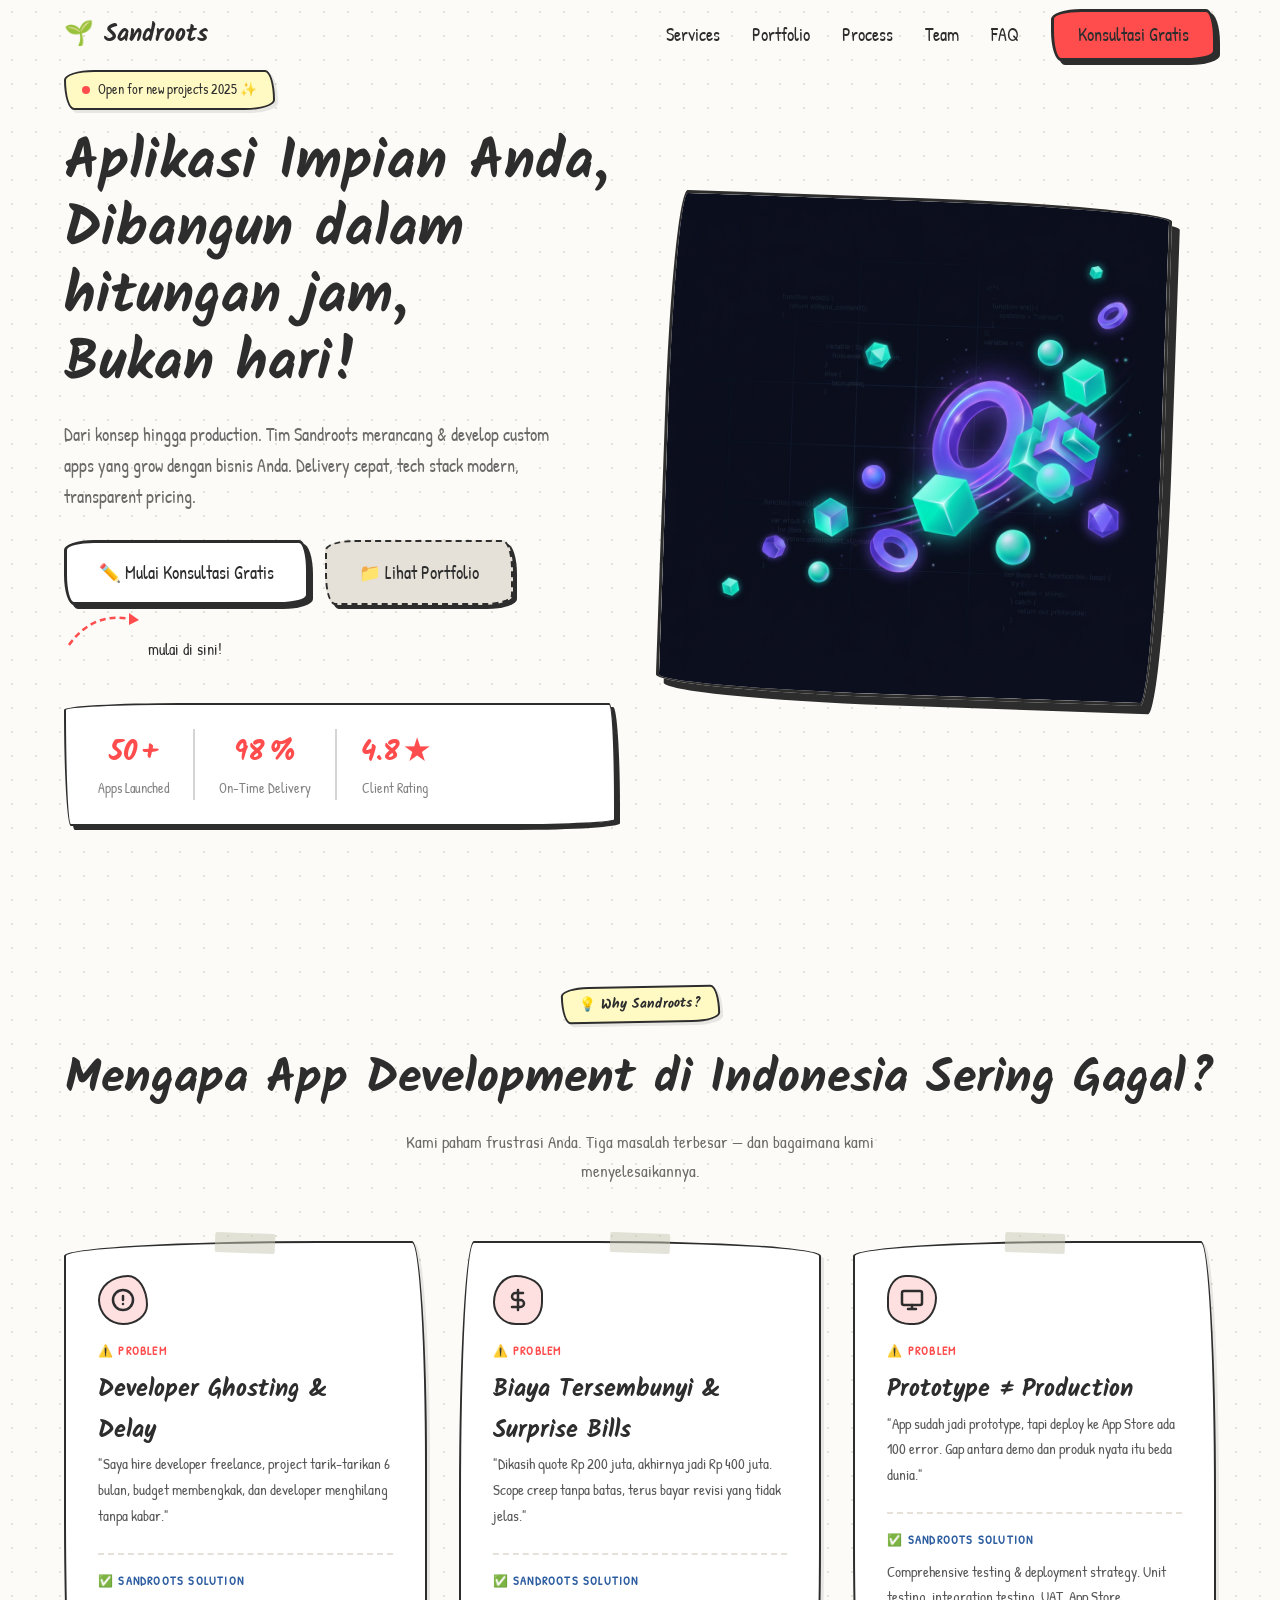
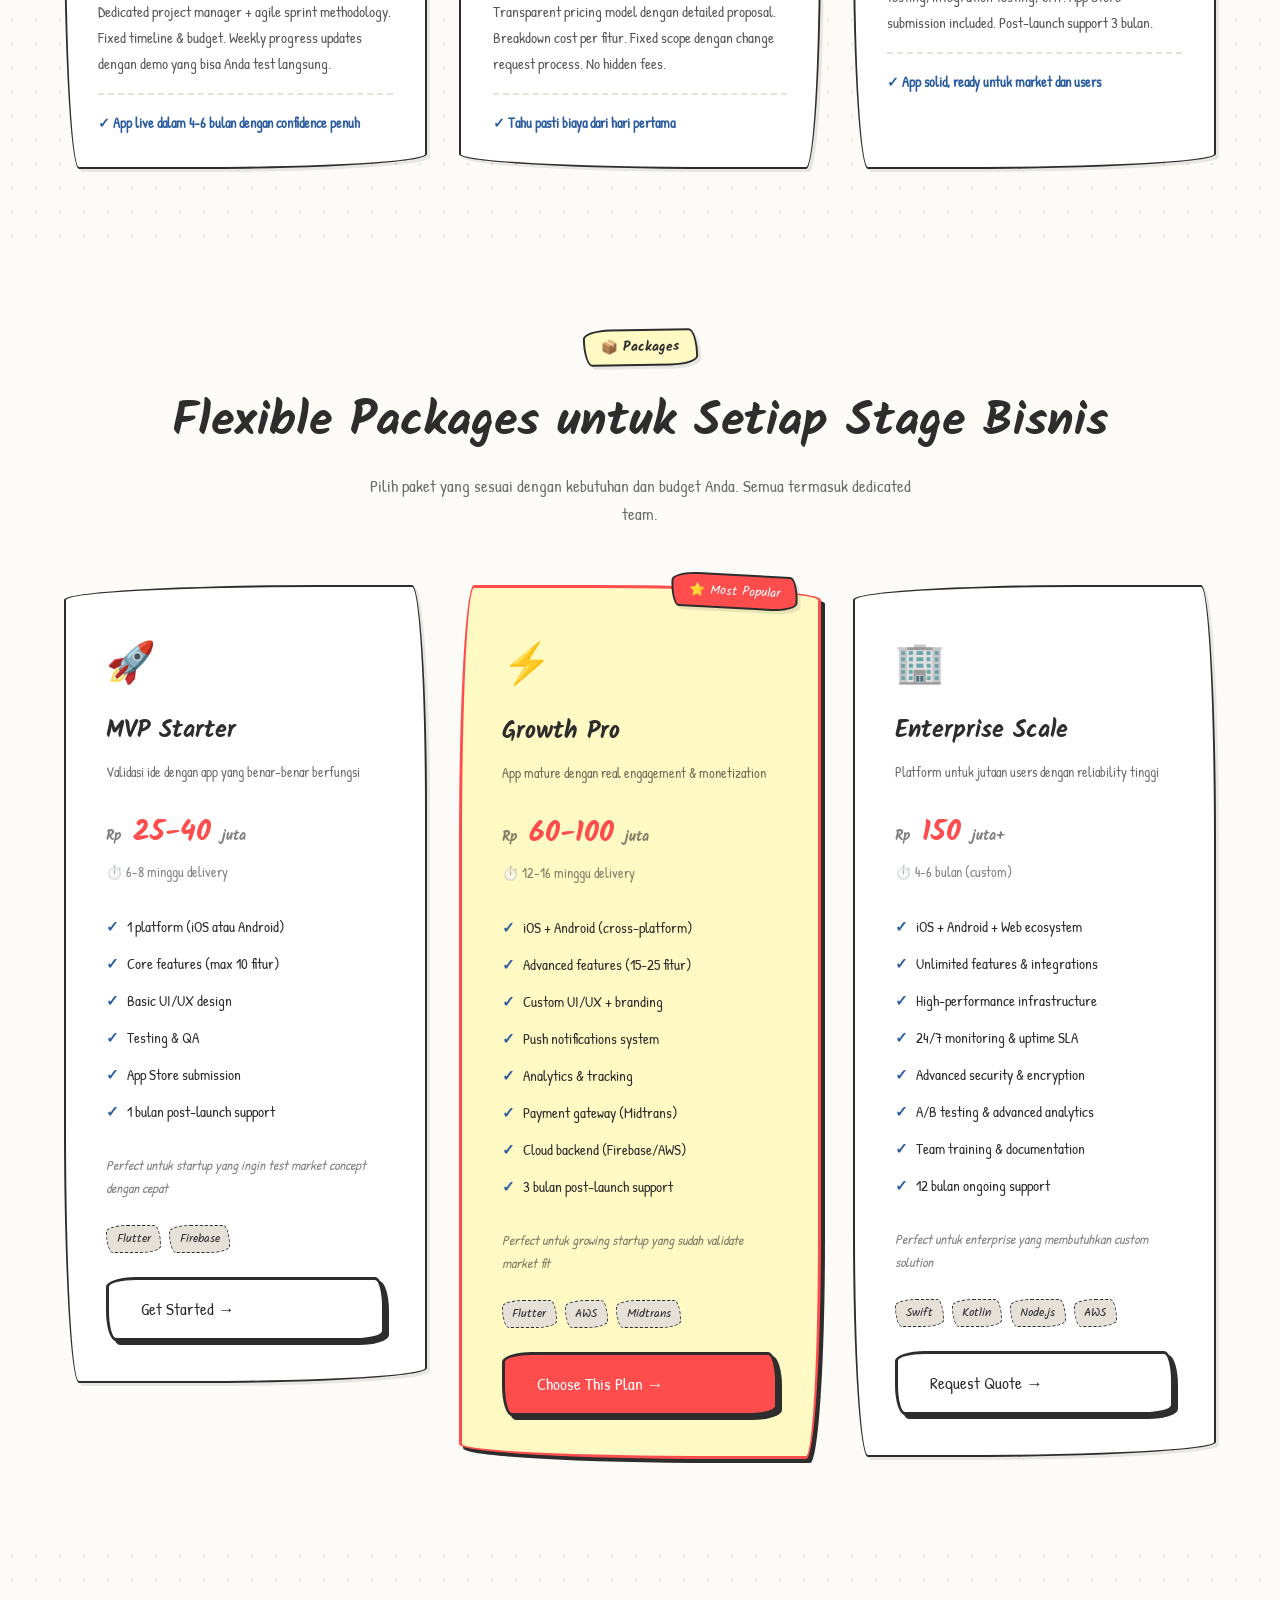
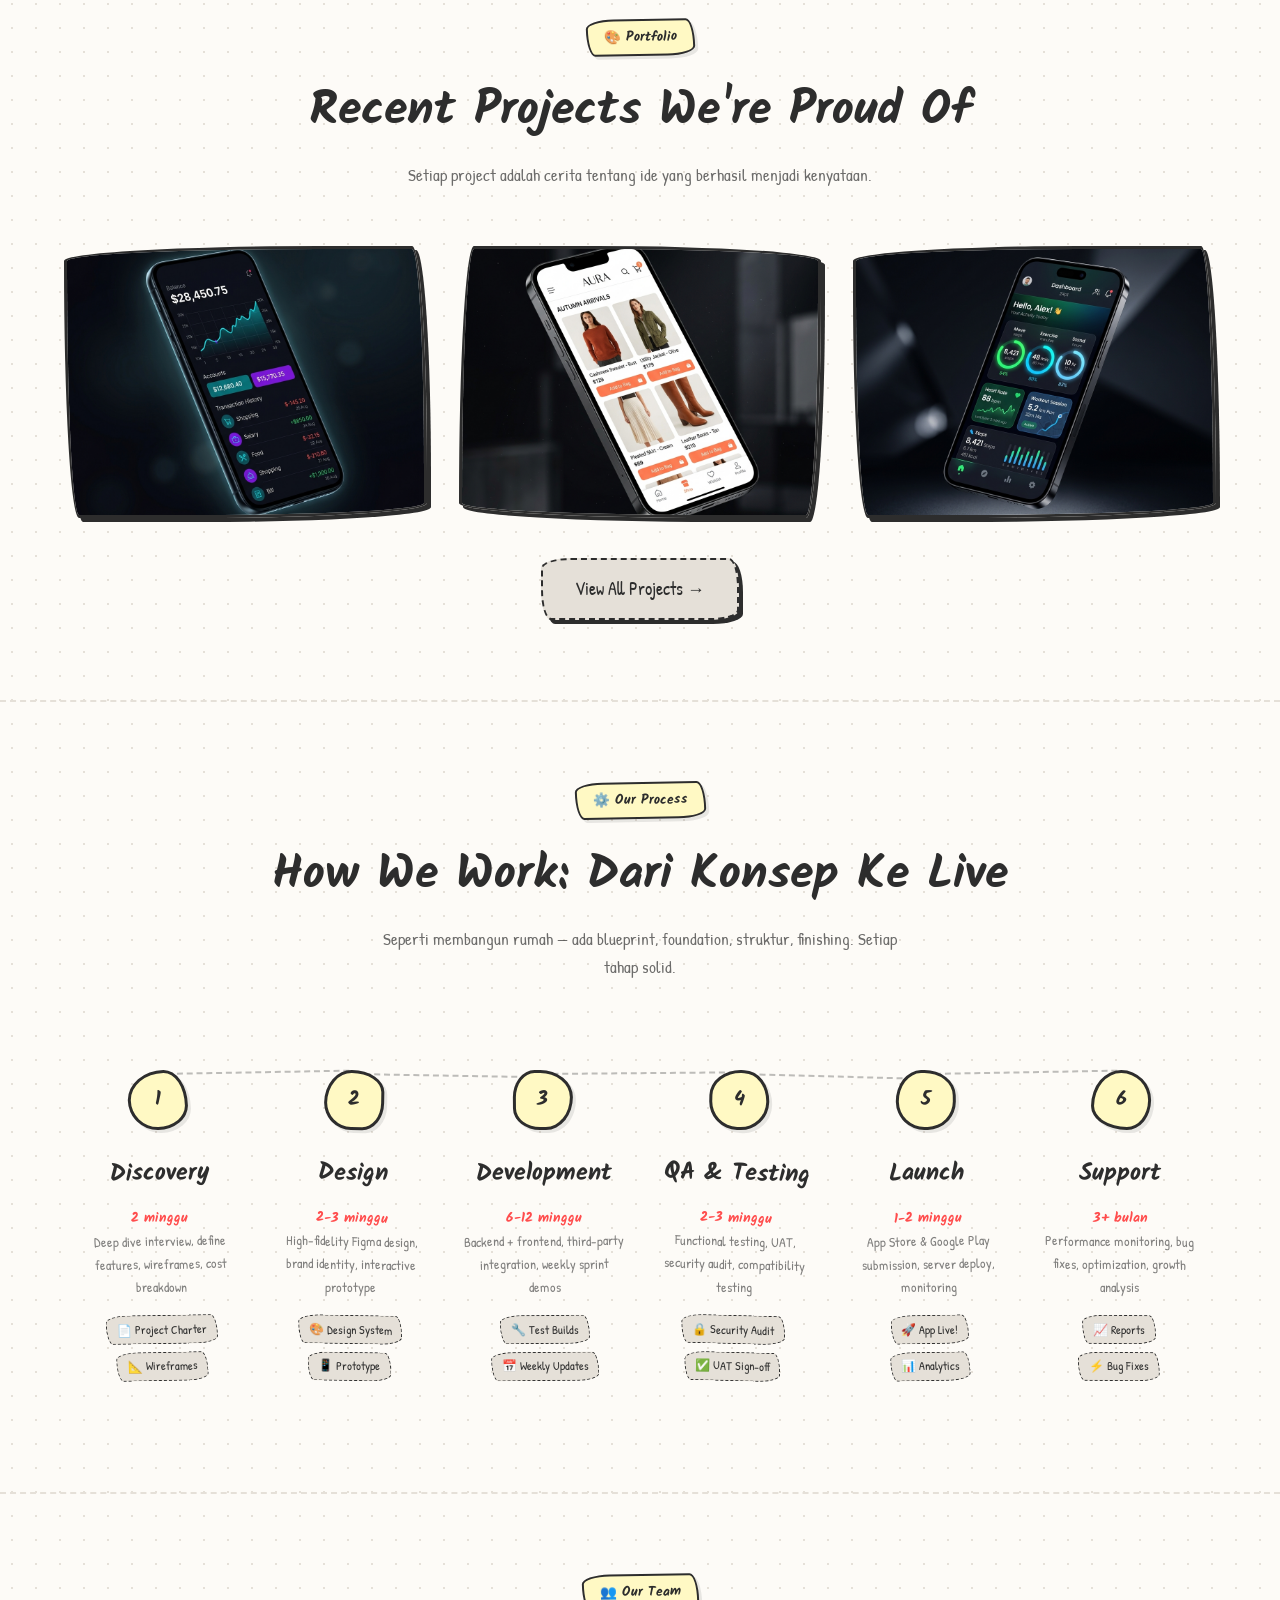
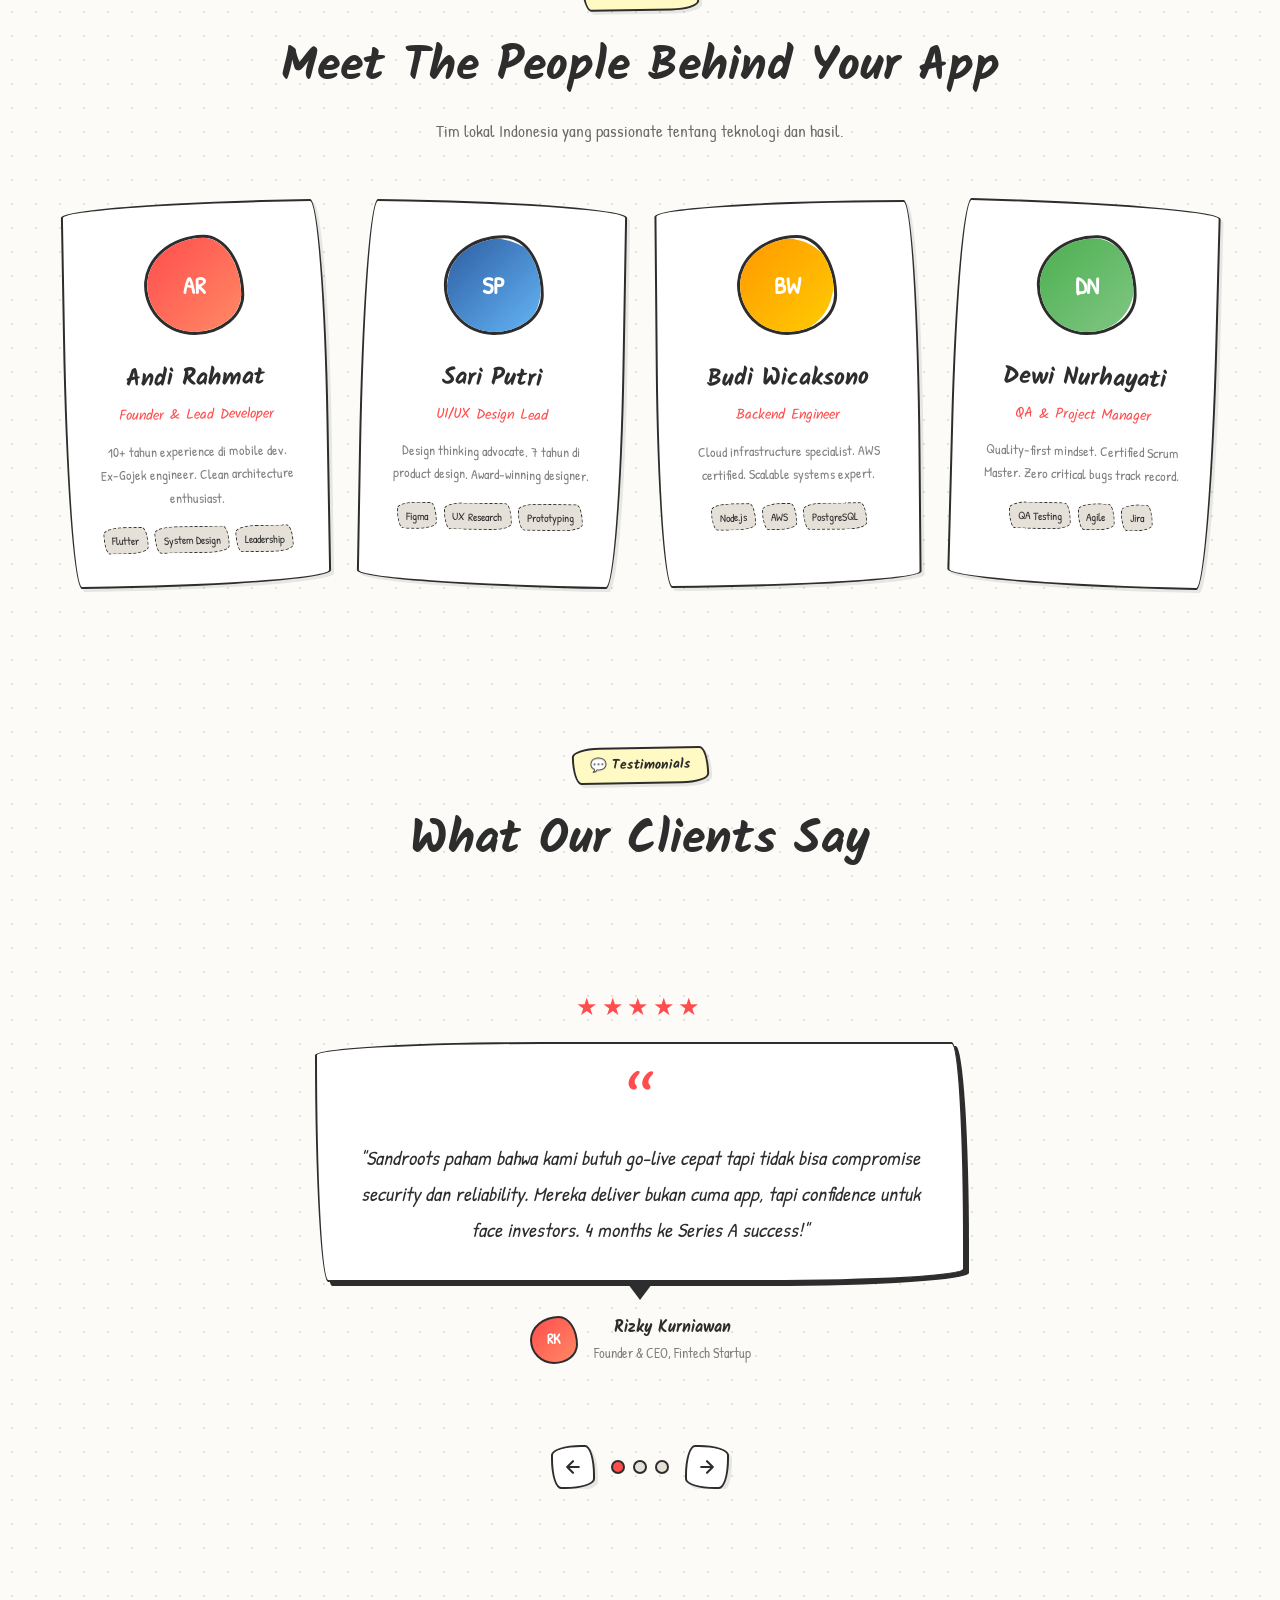
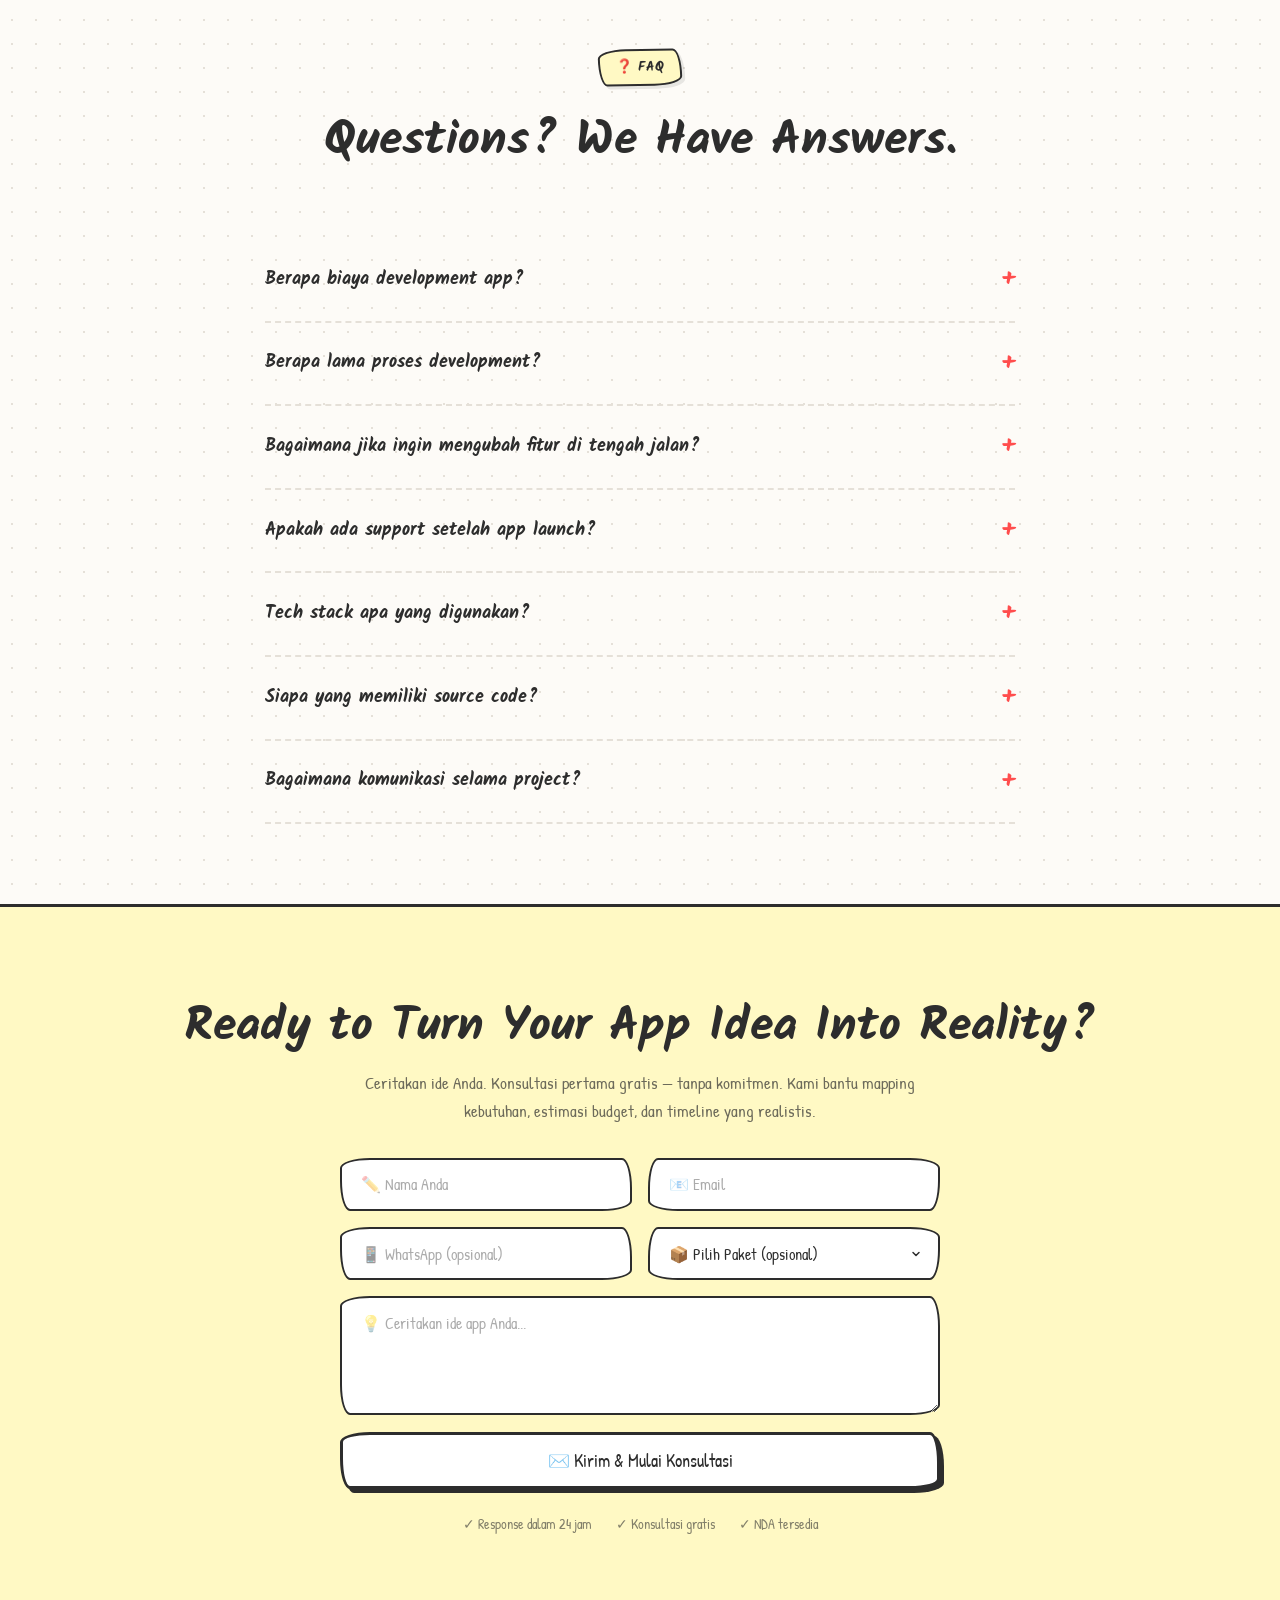
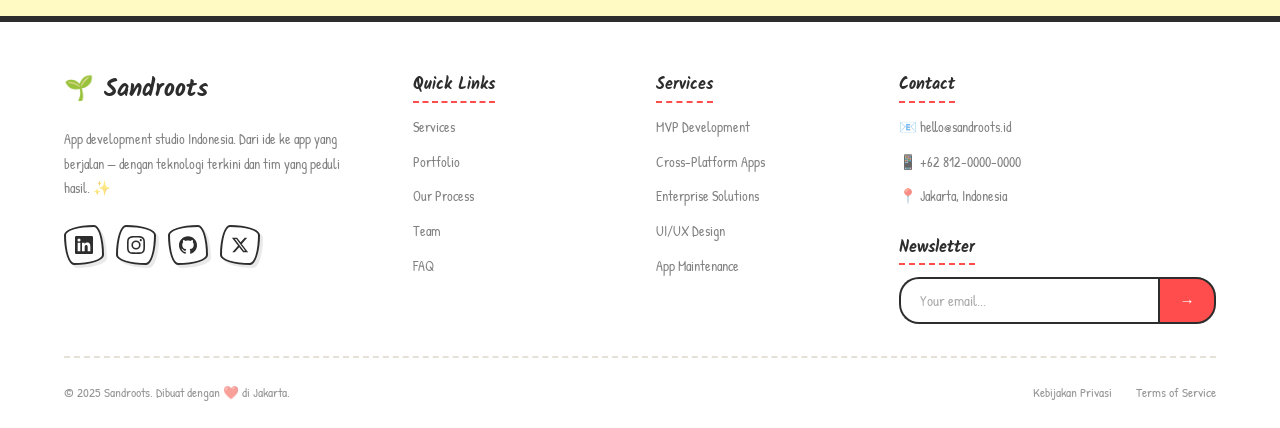
<file: index.html>
<!DOCTYPE html>
<html lang="id">
<head>
    <meta charset="UTF-8">
    <meta name="viewport" content="width=device-width, initial-scale=1.0">
    <title>Sandroots — App Development Studio Indonesia | Custom Mobile Apps</title>
    <meta name="description" content="Sandroots adalah app development studio di Indonesia. Kami membangun custom mobile apps (Flutter, React Native, Native) dari ide ke App Store dalam hitungan bulan, bukan tahun.">
    <meta name="keywords" content="app development Jakarta, mobile app development Indonesia, custom app, Flutter developer, React Native, startup MVP">
    <meta name="author" content="Sandroots">

    <!-- Open Graph -->
    <meta property="og:title" content="Sandroots — App Development Studio Indonesia">
    <meta property="og:description" content="Dari ide ke app yang berjalan. Kami bangun produk digital Anda dengan teknologi terkini dan tim yang peduli hasil.">
    <meta property="og:type" content="website">
    <meta property="og:url" content="https://sandroots.id">
    <meta property="og:image" content="assets/images/hero-illustration.png">

    <!-- Favicon -->
    <link rel="icon" type="image/svg+xml" href="data:image/svg+xml,<svg xmlns='http://www.w3.org/2000/svg' viewBox='0 0 100 100'><text y='.9em' font-size='90'>🌱</text></svg>">

    <!-- Google Fonts: Kalam + Patrick Hand -->
    <link rel="preconnect" href="https://fonts.googleapis.com">
    <link rel="preconnect" href="https://fonts.gstatic.com" crossorigin>
    <link href="https://fonts.googleapis.com/css2?family=Kalam:wght@400;700&family=Patrick+Hand&display=swap" rel="stylesheet">

    <!-- Styles -->
    <link rel="stylesheet" href="css/styles.css">

    <!-- Schema.org JSON-LD -->
    <script type="application/ld+json">
    {
        "@context": "https://schema.org",
        "@type": "Organization",
        "name": "Sandroots",
        "description": "App Development Studio Indonesia - Custom Mobile App Development",
        "url": "https://sandroots.id",
        "contactPoint": {
            "@type": "ContactPoint",
            "telephone": "+62-812-0000-0000",
            "contactType": "sales",
            "areaServed": "ID",
            "availableLanguage": ["Indonesian", "English"]
        },
        "address": {
            "@type": "PostalAddress",
            "addressLocality": "Jakarta",
            "addressCountry": "ID"
        }
    }
    </script>
</head>
<body>

    <!-- ═══════════════════════ NAVIGATION ═══════════════════════ -->
    <nav class="navbar" id="navbar">
        <div class="container nav-container">
            <a href="index.html" class="nav-logo">
                <span class="logo-icon">🌱</span>
                Sandroots
            </a>

            <ul class="nav-links" id="nav-links">
                <li><a href="#services">Services</a></li>
                <li><a href="#portfolio">Portfolio</a></li>
                <li><a href="#process">Process</a></li>
                <li><a href="#team">Team</a></li>
                <li><a href="#faq">FAQ</a></li>
                <li><a href="#cta-final" class="nav-cta">Konsultasi Gratis</a></li>
            </ul>

            <button class="nav-toggle" id="nav-toggle" aria-label="Toggle navigation">
                <span></span>
                <span></span>
                <span></span>
            </button>
        </div>
    </nav>

    <main>
        <!-- ═══════════════════════ HERO SECTION ═══════════════════════ -->
        <section class="hero section-padding" id="hero">
            <div class="container hero-grid">
                <div class="hero-content">
                    <div class="hero-badge reveal">
                        <span class="badge-dot"></span>
                        Open for new projects 2025 ✨
                    </div>

                    <h1 class="hero-title reveal">
                        Aplikasi Impian Anda,<br>
                        Dibangun dalam <span class="highlight-text">hitungan jam</span>,<br>
                        Bukan hari<span class="accent-mark">!</span>
                    </h1>

                    <p class="hero-subtitle reveal">
                        Dari konsep hingga production. Tim Sandroots merancang & develop custom apps yang grow dengan bisnis Anda. Delivery cepat, tech stack modern, transparent pricing.
                    </p>

                    <div class="hero-buttons reveal">
                        <a href="#cta-final" class="btn-primary" id="hero-cta-primary">
                            ✏️ Mulai Konsultasi Gratis
                        </a>
                        <a href="#portfolio" class="btn-secondary" id="hero-cta-secondary">
                            📁 Lihat Portfolio
                        </a>
                    </div>

                    <!-- Hand-drawn arrow pointing to CTA (desktop only) -->
                    <div class="hero-arrow hidden-mobile reveal">
                        <svg width="80" height="50" viewBox="0 0 80 50" fill="none">
                            <path d="M5 40 Q 30 5 70 15" stroke="#ff4d4d" stroke-width="2.5" stroke-dasharray="6 4" fill="none"/>
                            <polygon points="65,8 75,15 65,20" fill="#ff4d4d"/>
                        </svg>
                        <span class="arrow-label">mulai di sini!</span>
                    </div>

                    <div class="hero-stats reveal" style="border-radius: 255px 15px 225px 15px / 15px 225px 15px 255px;">
                        <div class="stat-item">
                            <span class="stat-number" data-target="50">0</span>
                            <span class="stat-suffix">+</span>
                            <span class="stat-label">Apps Launched</span>
                        </div>
                        <div class="stat-divider"></div>
                        <div class="stat-item">
                            <span class="stat-number" data-target="98">0</span>
                            <span class="stat-suffix">%</span>
                            <span class="stat-label">On-Time Delivery</span>
                        </div>
                        <div class="stat-divider"></div>
                        <div class="stat-item">
                            <span class="stat-number" data-target="4.8" data-decimals="1">0</span>
                            <span class="stat-suffix">★</span>
                            <span class="stat-label">Client Rating</span>
                        </div>
                    </div>
                </div>

                <div class="hero-image reveal">
                    <img src="assets/images/hero-illustration.png" alt="Sandroots app development illustration" width="500" height="500" loading="eager" style="border-radius: 15px 255px 15px 225px / 225px 15px 255px 15px;">
                    <!-- Decorative bouncing circle (desktop only) -->
                    <div class="deco-circle hidden-mobile"></div>
                </div>
            </div>
        </section>

        <!-- ═══════════════════════ PROBLEM-SOLUTION ═══════════════════════ -->
        <section class="problems section-padding" id="problems">
            <div class="container">
                <div class="section-header reveal">
                    <span class="section-tag">💡 Why Sandroots?</span>
                    <h2>Mengapa App Development di Indonesia <span class="highlight-text">Sering Gagal?</span></h2>
                    <p class="section-desc">Kami paham frustrasi Anda. Tiga masalah terbesar — dan bagaimana kami menyelesaikannya.</p>
                </div>

                <div class="problems-grid">
                    <!-- Problem 1 -->
                    <div class="problem-card reveal" style="border-radius: 255px 15px 225px 15px / 15px 225px 15px 255px;">
                        <div class="problem-icon problem-icon-danger" style="border-radius: 60% 40% 50% 50% / 50% 60% 40% 50%;">
                            <svg width="24" height="24" viewBox="0 0 24 24" fill="none" stroke="currentColor" stroke-width="2.5" stroke-linecap="round" stroke-linejoin="round"><circle cx="12" cy="12" r="10"/><path d="M12 8v4M12 16h.01"/></svg>
                        </div>
                        <span class="problem-label problem-label-danger">⚠️ Problem</span>
                        <h3>Developer Ghosting & Delay</h3>
                        <p class="problem-text">"Saya hire developer freelance, project tarik-tarikan 6 bulan, budget membengkak, dan developer menghilang tanpa kabar."</p>

                        <div class="problem-solution">
                            <span class="problem-label problem-label-success">✅ Sandroots Solution</span>
                            <p class="problem-text">Dedicated project manager + agile sprint methodology. Fixed timeline & budget. Weekly progress updates dengan demo yang bisa Anda test langsung.</p>
                        </div>

                        <div class="problem-result">
                            ✓ App live dalam 4-6 bulan dengan confidence penuh
                        </div>
                    </div>

                    <!-- Problem 2 -->
                    <div class="problem-card reveal reveal-delay-1" style="border-radius: 15px 225px 15px 255px / 255px 15px 225px 15px;">
                        <div class="problem-icon problem-icon-danger" style="border-radius: 50% 60% 40% 50% / 60% 40% 50% 50%;">
                            <svg width="24" height="24" viewBox="0 0 24 24" fill="none" stroke="currentColor" stroke-width="2.5" stroke-linecap="round" stroke-linejoin="round"><path d="M12 2v20M17 5H9.5a3.5 3.5 0 000 7h5a3.5 3.5 0 010 7H6"/></svg>
                        </div>
                        <span class="problem-label problem-label-danger">⚠️ Problem</span>
                        <h3>Biaya Tersembunyi & Surprise Bills</h3>
                        <p class="problem-text">"Dikasih quote Rp 200 juta, akhirnya jadi Rp 400 juta. Scope creep tanpa batas, terus bayar revisi yang tidak jelas."</p>

                        <div class="problem-solution">
                            <span class="problem-label problem-label-success">✅ Sandroots Solution</span>
                            <p class="problem-text">Transparent pricing model dengan detailed proposal. Breakdown cost per fitur. Fixed scope dengan change request process. No hidden fees.</p>
                        </div>

                        <div class="problem-result">
                            ✓ Tahu pasti biaya dari hari pertama
                        </div>
                    </div>

                    <!-- Problem 3 -->
                    <div class="problem-card reveal reveal-delay-2" style="border-radius: 225px 15px 255px 15px / 15px 255px 15px 225px;">
                        <div class="problem-icon problem-icon-danger" style="border-radius: 40% 60% 50% 50% / 50% 50% 60% 40%;">
                            <svg width="24" height="24" viewBox="0 0 24 24" fill="none" stroke="currentColor" stroke-width="2.5" stroke-linecap="round" stroke-linejoin="round"><rect x="2" y="3" width="20" height="14" rx="2" ry="2"/><path d="M8 21h8M12 17v4"/></svg>
                        </div>
                        <span class="problem-label problem-label-danger">⚠️ Problem</span>
                        <h3>Prototype ≠ Production</h3>
                        <p class="problem-text">"App sudah jadi prototype, tapi deploy ke App Store ada 100 error. Gap antara demo dan produk nyata itu beda dunia."</p>

                        <div class="problem-solution">
                            <span class="problem-label problem-label-success">✅ Sandroots Solution</span>
                            <p class="problem-text">Comprehensive testing & deployment strategy. Unit testing, integration testing, UAT. App Store submission included. Post-launch support 3 bulan.</p>
                        </div>

                        <div class="problem-result">
                            ✓ App solid, ready untuk market dan users
                        </div>
                    </div>
                </div>
            </div>
        </section>

        <!-- ═══════════════════════ SERVICES / PACKAGES ═══════════════════════ -->
        <section class="services section-padding" id="services">
            <div class="container">
                <div class="section-header reveal">
                    <span class="section-tag">📦 Packages</span>
                    <h2>Flexible Packages untuk <span class="highlight-text">Setiap Stage Bisnis</span></h2>
                    <p class="section-desc">Pilih paket yang sesuai dengan kebutuhan dan budget Anda. Semua termasuk dedicated team.</p>
                </div>

                <div class="services-grid">
                    <!-- MVP Starter -->
                    <div class="service-card reveal" style="border-radius: 255px 15px 225px 15px / 15px 225px 15px 255px;">
                        <div class="service-icon">🚀</div>
                        <h3 class="service-name">MVP Starter</h3>
                        <p class="service-tagline">Validasi ide dengan app yang benar-benar berfungsi</p>

                        <div class="service-price">
                            <span class="price-currency">Rp</span>
                            <span class="price-amount">25-40</span>
                            <span class="price-unit">juta</span>
                        </div>
                        <span class="service-timeline">
                            ⏱️ 6-8 minggu delivery
                        </span>

                        <ul class="service-features">
                            <li>1 platform (iOS atau Android)</li>
                            <li>Core features (max 10 fitur)</li>
                            <li>Basic UI/UX design</li>
                            <li>Testing & QA</li>
                            <li>App Store submission</li>
                            <li>1 bulan post-launch support</li>
                        </ul>

                        <p class="service-target">Perfect untuk startup yang ingin test market concept dengan cepat</p>

                        <div class="service-tech">
                            <span class="tech-tag">Flutter</span>
                            <span class="tech-tag">Firebase</span>
                        </div>

                        <a href="#cta-final" class="btn-secondary service-cta" id="cta-mvp">Get Started →</a>
                    </div>

                    <!-- Growth Pro (Most Popular) -->
                    <div class="service-card popular reveal reveal-delay-1" style="border-radius: 15px 225px 15px 255px / 255px 15px 225px 15px;">
                        <span class="popular-badge" style="border-radius: 30px 10px 30px 10px / 10px 30px 10px 30px;">⭐ Most Popular</span>
                        <div class="service-icon">⚡</div>
                        <h3 class="service-name">Growth Pro</h3>
                        <p class="service-tagline">App mature dengan real engagement & monetization</p>

                        <div class="service-price">
                            <span class="price-currency">Rp</span>
                            <span class="price-amount">60-100</span>
                            <span class="price-unit">juta</span>
                        </div>
                        <span class="service-timeline">
                            ⏱️ 12-16 minggu delivery
                        </span>

                        <ul class="service-features">
                            <li>iOS + Android (cross-platform)</li>
                            <li>Advanced features (15-25 fitur)</li>
                            <li>Custom UI/UX + branding</li>
                            <li>Push notifications system</li>
                            <li>Analytics & tracking</li>
                            <li>Payment gateway (Midtrans)</li>
                            <li>Cloud backend (Firebase/AWS)</li>
                            <li>3 bulan post-launch support</li>
                        </ul>

                        <p class="service-target">Perfect untuk growing startup yang sudah validate market fit</p>

                        <div class="service-tech">
                            <span class="tech-tag">Flutter</span>
                            <span class="tech-tag">AWS</span>
                            <span class="tech-tag">Midtrans</span>
                        </div>

                        <a href="#cta-final" class="btn-primary service-cta" id="cta-growth">Choose This Plan →</a>
                    </div>

                    <!-- Enterprise -->
                    <div class="service-card reveal reveal-delay-2" style="border-radius: 225px 15px 255px 15px / 15px 255px 15px 225px;">
                        <div class="service-icon">🏢</div>
                        <h3 class="service-name">Enterprise Scale</h3>
                        <p class="service-tagline">Platform untuk jutaan users dengan reliability tinggi</p>

                        <div class="service-price">
                            <span class="price-currency">Rp</span>
                            <span class="price-amount">150</span>
                            <span class="price-unit">juta+</span>
                        </div>
                        <span class="service-timeline">
                            ⏱️ 4-6 bulan (custom)
                        </span>

                        <ul class="service-features">
                            <li>iOS + Android + Web ecosystem</li>
                            <li>Unlimited features & integrations</li>
                            <li>High-performance infrastructure</li>
                            <li>24/7 monitoring & uptime SLA</li>
                            <li>Advanced security & encryption</li>
                            <li>A/B testing & advanced analytics</li>
                            <li>Team training & documentation</li>
                            <li>12 bulan ongoing support</li>
                        </ul>

                        <p class="service-target">Perfect untuk enterprise yang membutuhkan custom solution</p>

                        <div class="service-tech">
                            <span class="tech-tag">Swift</span>
                            <span class="tech-tag">Kotlin</span>
                            <span class="tech-tag">Node.js</span>
                            <span class="tech-tag">AWS</span>
                        </div>

                        <a href="#cta-final" class="btn-secondary service-cta" id="cta-enterprise">Request Quote →</a>
                    </div>
                </div>
            </div>
        </section>

        <!-- ═══════════════════════ PORTFOLIO ═══════════════════════ -->
        <section class="portfolio section-padding" id="portfolio">
            <div class="container">
                <div class="section-header reveal">
                    <span class="section-tag">🎨 Portfolio</span>
                    <h2>Recent Projects <span class="highlight-text">We're Proud Of</span></h2>
                    <p class="section-desc">Setiap project adalah cerita tentang ide yang berhasil menjadi kenyataan.</p>
                </div>

                <div class="portfolio-grid">
                    <!-- Project 1: Fintech -->
                    <div class="portfolio-card reveal" style="border-radius: 255px 15px 225px 15px / 15px 225px 15px 255px;">
                        <img src="assets/images/portfolio-fintech.png" alt="Fintech marketplace app — P2P lending platform" loading="lazy">
                        <div class="portfolio-overlay">
                            <span class="portfolio-tag" style="border-radius: 30px 10px 30px 10px / 10px 30px 10px 30px;">Fintech</span>
                            <h3 class="portfolio-title">P2P Lending Platform</h3>
                            <p class="portfolio-desc">Platform lending dengan KYC verification & real-time transactions.</p>
                            <div class="portfolio-metrics">
                                <span>👥 50K+ Users</span>
                                <span>⭐ 4.7★</span>
                                <span>⏱️ 4 Months</span>
                            </div>
                        </div>
                    </div>

                    <!-- Project 2: E-commerce -->
                    <div class="portfolio-card reveal reveal-delay-1" style="border-radius: 15px 225px 15px 255px / 255px 15px 225px 15px;">
                        <img src="assets/images/portfolio-ecommerce.png" alt="E-commerce mobile app — fashion marketplace" loading="lazy">
                        <div class="portfolio-overlay">
                            <span class="portfolio-tag" style="border-radius: 10px 30px 10px 30px / 30px 10px 30px 10px;">E-commerce</span>
                            <h3 class="portfolio-title">Fashion Marketplace</h3>
                            <p class="portfolio-desc">Marketplace fashion lokal dengan AI recommendation & live chat.</p>
                            <div class="portfolio-metrics">
                                <span>👥 25K+ Users</span>
                                <span>⭐ 4.8★</span>
                                <span>⏱️ 3 Months</span>
                            </div>
                        </div>
                    </div>

                    <!-- Project 3: Health -->
                    <div class="portfolio-card reveal reveal-delay-2" style="border-radius: 225px 15px 255px 15px / 15px 255px 15px 225px;">
                        <img src="assets/images/portfolio-health.png" alt="Health wellness mobile app — fitness tracker" loading="lazy">
                        <div class="portfolio-overlay">
                            <span class="portfolio-tag" style="border-radius: 30px 10px 30px 10px / 10px 30px 10px 30px;">HealthTech</span>
                            <h3 class="portfolio-title">Wellness Tracker App</h3>
                            <p class="portfolio-desc">Health tracking dengan wearable integration & community features.</p>
                            <div class="portfolio-metrics">
                                <span>👥 15K+ Users</span>
                                <span>⭐ 4.9★</span>
                                <span>⏱️ 5 Months</span>
                            </div>
                        </div>
                    </div>
                </div>

                <div class="portfolio-cta reveal">
                    <a href="#cta-final" class="btn-secondary">View All Projects →</a>
                </div>
            </div>
        </section>

        <!-- ═══════════════════════ PROCESS ═══════════════════════ -->
        <section class="process section-padding" id="process">
            <div class="container">
                <div class="section-header reveal">
                    <span class="section-tag">⚙️ Our Process</span>
                    <h2>How We Work: <span class="highlight-text">Dari Konsep Ke Live</span></h2>
                    <p class="section-desc">Seperti membangun rumah — ada blueprint, foundation, struktur, finishing. Setiap tahap solid.</p>
                </div>

                <div class="process-timeline">
                    <div class="process-step reveal" style="transform: rotate(-1deg);">
                        <div class="step-number" style="border-radius: 60% 40% 50% 50% / 50% 60% 40% 50%;">1</div>
                        <h3 class="step-title">Discovery</h3>
                        <span class="step-duration">2 minggu</span>
                        <p class="step-description">Deep dive interview, define features, wireframes, cost breakdown</p>
                        <div class="step-deliverables">
                            <span>📄 Project Charter</span>
                            <span>📐 Wireframes</span>
                        </div>
                    </div>

                    <div class="process-step reveal reveal-delay-1" style="transform: rotate(1deg);">
                        <div class="step-number" style="border-radius: 50% 60% 40% 50% / 60% 40% 50% 50%;">2</div>
                        <h3 class="step-title">Design</h3>
                        <span class="step-duration">2-3 minggu</span>
                        <p class="step-description">High-fidelity Figma design, brand identity, interactive prototype</p>
                        <div class="step-deliverables">
                            <span>🎨 Design System</span>
                            <span>📱 Prototype</span>
                        </div>
                    </div>

                    <div class="process-step reveal reveal-delay-2" style="transform: rotate(-0.5deg);">
                        <div class="step-number" style="border-radius: 40% 60% 50% 50% / 50% 50% 60% 40%;">3</div>
                        <h3 class="step-title">Development</h3>
                        <span class="step-duration">6-12 minggu</span>
                        <p class="step-description">Backend + frontend, third-party integration, weekly sprint demos</p>
                        <div class="step-deliverables">
                            <span>🔧 Test Builds</span>
                            <span>📅 Weekly Updates</span>
                        </div>
                    </div>

                    <div class="process-step reveal reveal-delay-3" style="transform: rotate(1.5deg);">
                        <div class="step-number" style="border-radius: 55% 45% 50% 50% / 45% 55% 50% 50%;">4</div>
                        <h3 class="step-title">QA & Testing</h3>
                        <span class="step-duration">2-3 minggu</span>
                        <p class="step-description">Functional testing, UAT, security audit, compatibility testing</p>
                        <div class="step-deliverables">
                            <span>🔒 Security Audit</span>
                            <span>✅ UAT Sign-off</span>
                        </div>
                    </div>

                    <div class="process-step reveal reveal-delay-4" style="transform: rotate(-1deg);">
                        <div class="step-number" style="border-radius: 45% 55% 50% 50% / 55% 45% 50% 50%;">5</div>
                        <h3 class="step-title">Launch</h3>
                        <span class="step-duration">1-2 minggu</span>
                        <p class="step-description">App Store & Google Play submission, server deploy, monitoring</p>
                        <div class="step-deliverables">
                            <span>🚀 App Live!</span>
                            <span>📊 Analytics</span>
                        </div>
                    </div>

                    <div class="process-step reveal reveal-delay-4" style="transform: rotate(0.5deg);">
                        <div class="step-number" style="border-radius: 50% 50% 40% 60% / 60% 50% 50% 40%;">6</div>
                        <h3 class="step-title">Support</h3>
                        <span class="step-duration">3+ bulan</span>
                        <p class="step-description">Performance monitoring, bug fixes, optimization, growth analysis</p>
                        <div class="step-deliverables">
                            <span>📈 Reports</span>
                            <span>⚡ Bug Fixes</span>
                        </div>
                    </div>
                </div>
            </div>
        </section>

        <!-- ═══════════════════════ TEAM ═══════════════════════ -->
        <section class="team section-padding" id="team">
            <div class="container">
                <div class="section-header reveal">
                    <span class="section-tag">👥 Our Team</span>
                    <h2>Meet The People <span class="highlight-text">Behind Your App</span></h2>
                    <p class="section-desc">Tim lokal Indonesia yang passionate tentang teknologi dan hasil.</p>
                </div>

                <div class="team-grid">
                    <div class="team-card reveal" style="border-radius: 255px 15px 225px 15px / 15px 225px 15px 255px; transform: rotate(-1deg);">
                        <div class="team-avatar">
                            <div class="avatar-placeholder" style="background: linear-gradient(135deg, #ff4d4d, #ff8a65); border-radius: 60% 40% 50% 50% / 50% 60% 40% 50%;">
                                <span>AR</span>
                            </div>
                        </div>
                        <h3 class="team-name">Andi Rahmat</h3>
                        <span class="team-role">Founder & Lead Developer</span>
                        <p class="team-bio">10+ tahun experience di mobile dev. Ex-Gojek engineer. Clean architecture enthusiast.</p>
                        <div class="team-skills">
                            <span class="skill-tag">Flutter</span>
                            <span class="skill-tag">System Design</span>
                            <span class="skill-tag">Leadership</span>
                        </div>
                    </div>

                    <div class="team-card reveal reveal-delay-1" style="border-radius: 15px 225px 15px 255px / 255px 15px 225px 15px; transform: rotate(1deg);">
                        <div class="team-avatar">
                            <div class="avatar-placeholder" style="background: linear-gradient(135deg, #2d5da1, #64b5f6); border-radius: 50% 60% 40% 50% / 60% 40% 50% 50%;">
                                <span>SP</span>
                            </div>
                        </div>
                        <h3 class="team-name">Sari Putri</h3>
                        <span class="team-role">UI/UX Design Lead</span>
                        <p class="team-bio">Design thinking advocate. 7 tahun di product design. Award-winning designer.</p>
                        <div class="team-skills">
                            <span class="skill-tag">Figma</span>
                            <span class="skill-tag">UX Research</span>
                            <span class="skill-tag">Prototyping</span>
                        </div>
                    </div>

                    <div class="team-card reveal reveal-delay-2" style="border-radius: 225px 15px 255px 15px / 15px 255px 15px 225px; transform: rotate(-0.5deg);">
                        <div class="team-avatar">
                            <div class="avatar-placeholder" style="background: linear-gradient(135deg, #ff9800, #ffcc02); border-radius: 40% 60% 50% 50% / 50% 50% 60% 40%;">
                                <span>BW</span>
                            </div>
                        </div>
                        <h3 class="team-name">Budi Wicaksono</h3>
                        <span class="team-role">Backend Engineer</span>
                        <p class="team-bio">Cloud infrastructure specialist. AWS certified. Scalable systems expert.</p>
                        <div class="team-skills">
                            <span class="skill-tag">Node.js</span>
                            <span class="skill-tag">AWS</span>
                            <span class="skill-tag">PostgreSQL</span>
                        </div>
                    </div>

                    <div class="team-card reveal reveal-delay-3" style="border-radius: 15px 255px 15px 225px / 225px 15px 255px 15px; transform: rotate(1.5deg);">
                        <div class="team-avatar">
                            <div class="avatar-placeholder" style="background: linear-gradient(135deg, #4caf50, #81c784); border-radius: 55% 45% 50% 50% / 45% 55% 50% 50%;">
                                <span>DN</span>
                            </div>
                        </div>
                        <h3 class="team-name">Dewi Nurhayati</h3>
                        <span class="team-role">QA & Project Manager</span>
                        <p class="team-bio">Quality-first mindset. Certified Scrum Master. Zero critical bugs track record.</p>
                        <div class="team-skills">
                            <span class="skill-tag">QA Testing</span>
                            <span class="skill-tag">Agile</span>
                            <span class="skill-tag">Jira</span>
                        </div>
                    </div>
                </div>
            </div>
        </section>

        <!-- ═══════════════════════ TESTIMONIALS ═══════════════════════ -->
        <section class="testimonials section-padding" id="testimonials">
            <div class="container">
                <div class="section-header reveal">
                    <span class="section-tag">💬 Testimonials</span>
                    <h2>What Our <span class="highlight-text">Clients Say</span></h2>
                </div>

                <div class="testimonial-slider reveal">
                    <div class="testimonial-track" id="testimonial-track">
                        <div class="testimonial-card">
                            <div class="testimonial-stars">★★★★★</div>
                            <blockquote class="testimonial-quote" style="border-radius: 255px 15px 225px 15px / 15px 225px 15px 255px;">
                                "Sandroots paham bahwa kami butuh go-live cepat tapi tidak bisa compromise security dan reliability. Mereka deliver bukan cuma app, tapi confidence untuk face investors. 4 months ke Series A success!"
                                <span class="speech-tail"></span>
                            </blockquote>
                            <div class="testimonial-author">
                                <div class="author-avatar" style="background: linear-gradient(135deg, #ff4d4d, #ff8a65); border-radius: 60% 40% 50% 50% / 50% 60% 40% 50%;">RK</div>
                                <div>
                                    <span class="author-name">Rizky Kurniawan</span>
                                    <span class="author-role">Founder & CEO, Fintech Startup</span>
                                </div>
                            </div>
                        </div>

                        <div class="testimonial-card">
                            <div class="testimonial-stars">★★★★★</div>
                            <blockquote class="testimonial-quote" style="border-radius: 15px 225px 15px 255px / 255px 15px 225px 15px;">
                                "Kami sudah coba 3 agency sebelum ketemu Sandroots. Bedanya? Transparansi. Setiap minggu kami dapat demo yang bisa ditest, bukan slide PowerPoint. Budget tidak pernah berubah dari proposal."
                                <span class="speech-tail"></span>
                            </blockquote>
                            <div class="testimonial-author">
                                <div class="author-avatar" style="background: linear-gradient(135deg, #2d5da1, #64b5f6); border-radius: 50% 60% 40% 50% / 60% 40% 50% 50%;">MM</div>
                                <div>
                                    <span class="author-name">Maya Maharani</span>
                                    <span class="author-role">COO, Fashion E-commerce Platform</span>
                                </div>
                            </div>
                        </div>

                        <div class="testimonial-card">
                            <div class="testimonial-stars">★★★★★</div>
                            <blockquote class="testimonial-quote" style="border-radius: 225px 15px 255px 15px / 15px 255px 15px 225px;">
                                "Dari konsep di kepala saya sampai app live di App Store dalam waktu 5 bulan. Tim Sandroots mengerti apa yang kami mau, bahkan sebelum kami bisa menjelaskannya. Luar biasa!"
                                <span class="speech-tail"></span>
                            </blockquote>
                            <div class="testimonial-author">
                                <div class="author-avatar" style="background: linear-gradient(135deg, #ff9800, #ffcc02); border-radius: 40% 60% 50% 50% / 50% 50% 60% 40%;">HS</div>
                                <div>
                                    <span class="author-name">Hendra Santoso</span>
                                    <span class="author-role">Founder, Wellness Tracker App</span>
                                </div>
                            </div>
                        </div>
                    </div>

                    <div class="slider-controls">
                        <button class="slider-btn" data-direction="prev" aria-label="Previous" style="border-radius: 30px 10px 30px 10px / 10px 30px 10px 30px;">
                            <svg width="20" height="20" viewBox="0 0 24 24" fill="none" stroke="currentColor" stroke-width="2.5" stroke-linecap="round" stroke-linejoin="round"><path d="M19 12H5M12 19l-7-7 7-7"/></svg>
                        </button>
                        <div class="slider-dots">
                            <button class="slider-dot active" data-slide="0" aria-label="Testimonial 1"></button>
                            <button class="slider-dot" data-slide="1" aria-label="Testimonial 2"></button>
                            <button class="slider-dot" data-slide="2" aria-label="Testimonial 3"></button>
                        </div>
                        <button class="slider-btn" data-direction="next" aria-label="Next" style="border-radius: 10px 30px 10px 30px / 30px 10px 30px 10px;">
                            <svg width="20" height="20" viewBox="0 0 24 24" fill="none" stroke="currentColor" stroke-width="2.5" stroke-linecap="round" stroke-linejoin="round"><path d="M5 12h14M12 5l7 7-7 7"/></svg>
                        </button>
                    </div>
                </div>
            </div>
        </section>

        <!-- ═══════════════════════ FAQ ═══════════════════════ -->
        <section class="faq section-padding" id="faq">
            <div class="container">
                <div class="section-header reveal">
                    <span class="section-tag">❓ FAQ</span>
                    <h2>Questions? <span class="highlight-text">We Have Answers.</span></h2>
                </div>

                <div class="faq-container reveal">
                    <div class="faq-item" id="faq-cost">
                        <button class="faq-question" aria-expanded="false">
                            Berapa biaya development app?
                            <span class="faq-icon">+</span>
                        </button>
                        <div class="faq-answer">
                            <p>Biaya tergantung pada kompleksitas fitur, platform, dan timeline. Kami punya 3 paket mulai dari <strong>Rp 25 juta</strong> (MVP Starter) hingga <strong>Rp 150 juta+</strong> (Enterprise). Setiap project mendapat detailed quotation — tanpa hidden fees. Konsultasi pertama gratis!</p>
                        </div>
                    </div>

                    <div class="faq-item" id="faq-timeline">
                        <button class="faq-question" aria-expanded="false">
                            Berapa lama proses development?
                            <span class="faq-icon">+</span>
                        </button>
                        <div class="faq-answer">
                            <p>Rata-rata <strong>6-16 minggu</strong> tergantung skala. MVP 6-8 minggu, full-featured 12-16 minggu, enterprise 4-6 bulan. Agile methodology dengan sprint 2 minggu, sehingga Anda bisa lihat progress dan beri feedback real-time.</p>
                        </div>
                    </div>

                    <div class="faq-item" id="faq-changes">
                        <button class="faq-question" aria-expanded="false">
                            Bagaimana jika ingin mengubah fitur di tengah jalan?
                            <span class="faq-icon">+</span>
                        </button>
                        <div class="faq-answer">
                            <p>Kami punya <strong>change request process</strong> yang jelas. Perubahan kecil biasanya included. Untuk perubahan scope signifikan, kami assess impact ke timeline dan budget, lalu diskusikan bersama. Tidak ada surprise!</p>
                        </div>
                    </div>

                    <div class="faq-item" id="faq-support">
                        <button class="faq-question" aria-expanded="false">
                            Apakah ada support setelah app launch?
                            <span class="faq-icon">+</span>
                        </button>
                        <div class="faq-answer">
                            <p>Ya! Semua paket termasuk <strong>post-launch support</strong> (1-12 bulan tergantung paket). Bug fixes, monitoring, app store management, dan minor updates. Setelah periode selesai, bisa perpanjang dengan retainer.</p>
                        </div>
                    </div>

                    <div class="faq-item" id="faq-tech">
                        <button class="faq-question" aria-expanded="false">
                            Tech stack apa yang digunakan?
                            <span class="faq-icon">+</span>
                        </button>
                        <div class="faq-answer">
                            <p><strong>Flutter</strong> dan <strong>React Native</strong> untuk cross-platform, <strong>Swift/Kotlin</strong> untuk native, <strong>Node.js</strong> backend, <strong>Firebase/AWS</strong> cloud, <strong>PostgreSQL</strong> database. Tech stack didiskusikan di fase Discovery.</p>
                        </div>
                    </div>

                    <div class="faq-item" id="faq-ownership">
                        <button class="faq-question" aria-expanded="false">
                            Siapa yang memiliki source code?
                            <span class="faq-icon">+</span>
                        </button>
                        <div class="faq-answer">
                            <p><strong>Anda yang memiliki 100%</strong> source code dan IP setelah project selesai. Full access ke repository, dokumentasi, dan semua assets. Tidak ada vendor lock-in.</p>
                        </div>
                    </div>

                    <div class="faq-item" id="faq-communication">
                        <button class="faq-question" aria-expanded="false">
                            Bagaimana komunikasi selama project?
                            <span class="faq-icon">+</span>
                        </button>
                        <div class="faq-answer">
                            <p><strong>Dedicated project manager</strong> sebagai single point of contact. Slack channel, weekly video call, akses ke Jira/Asana. Progress real-time, feedback kapan saja.</p>
                        </div>
                    </div>
                </div>
            </div>
        </section>

        <!-- ═══════════════════════ FINAL CTA ═══════════════════════ -->
        <section class="cta-section section-padding" id="cta-final">
            <div class="container">
                <div class="cta-content reveal">
                    <h2>Ready to Turn Your App Idea <span class="highlight-text">Into Reality?</span></h2>
                    <p class="cta-subtitle">Ceritakan ide Anda. Konsultasi pertama gratis — tanpa komitmen. Kami bantu mapping kebutuhan, estimasi budget, dan timeline yang realistis.</p>

                    <form class="cta-form" id="contact-form" style="border-radius: 255px 15px 225px 15px / 15px 225px 15px 255px;">
                        <div class="form-row">
                            <div class="form-group">
                                <input type="text" id="form-name" name="name" placeholder="✏️ Nama Anda" required style="border-radius: 30px 10px 30px 10px / 10px 30px 10px 30px;">
                            </div>
                            <div class="form-group">
                                <input type="email" id="form-email" name="email" placeholder="📧 Email" required style="border-radius: 10px 30px 10px 30px / 30px 10px 30px 10px;">
                            </div>
                        </div>
                        <div class="form-row">
                            <div class="form-group">
                                <input type="tel" id="form-phone" name="phone" placeholder="📱 WhatsApp (opsional)" style="border-radius: 30px 10px 30px 10px / 10px 30px 10px 30px;">
                            </div>
                            <div class="form-group">
                                <select id="form-package" name="package" style="border-radius: 10px 30px 10px 30px / 30px 10px 30px 10px;">
                                    <option value="">📦 Pilih Paket (opsional)</option>
                                    <option value="mvp">MVP Starter (Rp 25-40 juta)</option>
                                    <option value="growth">Growth Pro (Rp 60-100 juta)</option>
                                    <option value="enterprise">Enterprise (Rp 150 juta+)</option>
                                    <option value="unsure">Belum yakin, mau konsultasi</option>
                                </select>
                            </div>
                        </div>
                        <div class="form-group">
                            <textarea id="form-message" name="message" placeholder="💡 Ceritakan ide app Anda..." rows="4" required style="border-radius: 30px 10px 30px 10px / 10px 30px 10px 30px;"></textarea>
                        </div>
                        <button type="submit" class="btn-primary btn-submit" id="form-submit" style="border-radius: 30px 10px 30px 10px / 10px 30px 10px 30px;">
                            ✉️ Kirim & Mulai Konsultasi
                        </button>
                    </form>

                    <div class="cta-trust">
                        <span>✓ Response dalam 24 jam</span>
                        <span>✓ Konsultasi gratis</span>
                        <span>✓ NDA tersedia</span>
                    </div>
                </div>
            </div>
        </section>
    </main>

    <!-- ═══════════════════════ FOOTER ═══════════════════════ -->
    <footer class="footer" id="footer">
        <div class="container">
            <div class="footer-grid">
                <div class="footer-brand">
                    <a href="index.html" class="nav-logo">
                        <span class="logo-icon">🌱</span>
                        Sandroots
                    </a>
                    <p class="footer-desc">App development studio Indonesia. Dari ide ke app yang berjalan — dengan teknologi terkini dan tim yang peduli hasil. ✨</p>
                    <div class="footer-social">
                        <a href="#" class="social-link" aria-label="LinkedIn" style="border-radius: 30px 10px 30px 10px / 10px 30px 10px 30px;">
                            <svg width="18" height="18" viewBox="0 0 24 24" fill="currentColor"><path d="M20.447 20.452h-3.554v-5.569c0-1.328-.027-3.037-1.852-3.037-1.853 0-2.136 1.445-2.136 2.939v5.667H9.351V9h3.414v1.561h.046c.477-.9 1.637-1.85 3.37-1.85 3.601 0 4.267 2.37 4.267 5.455v6.286zM5.337 7.433a2.062 2.062 0 01-2.063-2.065 2.064 2.064 0 112.063 2.065zm1.782 13.019H3.555V9h3.564v11.452zM22.225 0H1.771C.792 0 0 .774 0 1.729v20.542C0 23.227.792 24 1.771 24h20.451C23.2 24 24 23.227 24 22.271V1.729C24 .774 23.2 0 22.222 0h.003z"/></svg>
                        </a>
                        <a href="#" class="social-link" aria-label="Instagram" style="border-radius: 10px 30px 10px 30px / 30px 10px 30px 10px;">
                            <svg width="18" height="18" viewBox="0 0 24 24" fill="currentColor"><path d="M12 2.163c3.204 0 3.584.012 4.85.07 3.252.148 4.771 1.691 4.919 4.919.058 1.265.069 1.645.069 4.849 0 3.205-.012 3.584-.069 4.849-.149 3.225-1.664 4.771-4.919 4.919-1.266.058-1.644.07-4.85.07-3.204 0-3.584-.012-4.849-.07-3.26-.149-4.771-1.699-4.919-4.92-.058-1.265-.07-1.644-.07-4.849 0-3.204.013-3.583.07-4.849.149-3.227 1.664-4.771 4.919-4.919 1.266-.057 1.645-.069 4.849-.069zM12 0C8.741 0 8.333.014 7.053.072 2.695.272.273 2.69.073 7.052.014 8.333 0 8.741 0 12c0 3.259.014 3.668.072 4.948.2 4.358 2.618 6.78 6.98 6.98C8.333 23.986 8.741 24 12 24c3.259 0 3.668-.014 4.948-.072 4.354-.2 6.782-2.618 6.979-6.98.059-1.28.073-1.689.073-4.948 0-3.259-.014-3.667-.072-4.947-.196-4.354-2.617-6.78-6.979-6.98C15.668.014 15.259 0 12 0zm0 5.838a6.162 6.162 0 100 12.324 6.162 6.162 0 000-12.324zM12 16a4 4 0 110-8 4 4 0 010 8zm6.406-11.845a1.44 1.44 0 100 2.881 1.44 1.44 0 000-2.881z"/></svg>
                        </a>
                        <a href="#" class="social-link" aria-label="GitHub" style="border-radius: 30px 10px 30px 10px / 10px 30px 10px 30px;">
                            <svg width="18" height="18" viewBox="0 0 24 24" fill="currentColor"><path d="M12 .297c-6.63 0-12 5.373-12 12 0 5.303 3.438 9.8 8.205 11.385.6.113.82-.258.82-.577 0-.285-.01-1.04-.015-2.04-3.338.724-4.042-1.61-4.042-1.61C4.422 18.07 3.633 17.7 3.633 17.7c-1.087-.744.084-.729.084-.729 1.205.084 1.838 1.236 1.838 1.236 1.07 1.835 2.809 1.305 3.495.998.108-.776.417-1.305.76-1.605-2.665-.3-5.466-1.332-5.466-5.93 0-1.31.465-2.38 1.235-3.22-.135-.303-.54-1.523.105-3.176 0 0 1.005-.322 3.3 1.23.96-.267 1.98-.399 3-.405 1.02.006 2.04.138 3 .405 2.28-1.552 3.285-1.23 3.285-1.23.645 1.653.24 2.873.12 3.176.765.84 1.23 1.91 1.23 3.22 0 4.61-2.805 5.625-5.475 5.92.42.36.81 1.096.81 2.22 0 1.606-.015 2.896-.015 3.286 0 .315.21.69.825.57C20.565 22.092 24 17.592 24 12.297c0-6.627-5.373-12-12-12"/></svg>
                        </a>
                        <a href="#" class="social-link" aria-label="Twitter/X" style="border-radius: 10px 30px 10px 30px / 30px 10px 30px 10px;">
                            <svg width="18" height="18" viewBox="0 0 24 24" fill="currentColor"><path d="M18.244 2.25h3.308l-7.227 8.26 8.502 11.24H16.17l-5.214-6.817L4.99 21.75H1.68l7.73-8.835L1.254 2.25H8.08l4.713 6.231zm-1.161 17.52h1.833L7.084 4.126H5.117z"/></svg>
                        </a>
                    </div>
                </div>

                <div class="footer-links">
                    <h4>Quick Links</h4>
                    <a href="#services">Services</a>
                    <a href="#portfolio">Portfolio</a>
                    <a href="#process">Our Process</a>
                    <a href="#team">Team</a>
                    <a href="#faq">FAQ</a>
                </div>

                <div class="footer-links">
                    <h4>Services</h4>
                    <a href="#services">MVP Development</a>
                    <a href="#services">Cross-Platform Apps</a>
                    <a href="#services">Enterprise Solutions</a>
                    <a href="#services">UI/UX Design</a>
                    <a href="#services">App Maintenance</a>
                </div>

                <div class="footer-links">
                    <h4>Contact</h4>
                    <a href="mailto:hello@sandroots.id">📧 hello@sandroots.id</a>
                    <a href="tel:+6281200000000">📱 +62 812-0000-0000</a>
                    <a href="#">📍 Jakarta, Indonesia</a>

                    <div class="footer-newsletter">
                        <h4>Newsletter</h4>
                        <form class="newsletter-form" id="newsletter-form">
                            <input type="email" placeholder="Your email..." required aria-label="Email">
                            <button type="submit" aria-label="Subscribe">→</button>
                        </form>
                    </div>
                </div>
            </div>

            <div class="footer-bottom">
                <p>© 2025 Sandroots. Dibuat dengan ❤️ di Jakarta.</p>
                <div class="footer-legal">
                    <a href="kebijakan-privasi.html">Kebijakan Privasi</a>
                    <a href="#">Terms of Service</a>
                </div>
            </div>
        </div>
    </footer>

    <!-- Back to Top -->
    <button class="back-to-top" id="back-to-top" aria-label="Back to top" style="border-radius: 30px 10px 30px 10px / 10px 30px 10px 30px;">
        <svg width="20" height="20" viewBox="0 0 24 24" fill="none" stroke="currentColor" stroke-width="3" stroke-linecap="round" stroke-linejoin="round"><path d="M18 15l-6-6-6 6"/></svg>
    </button>

    <!-- JavaScript -->
    <script src="js/main.js"></script>
</body>
</html>
</file>
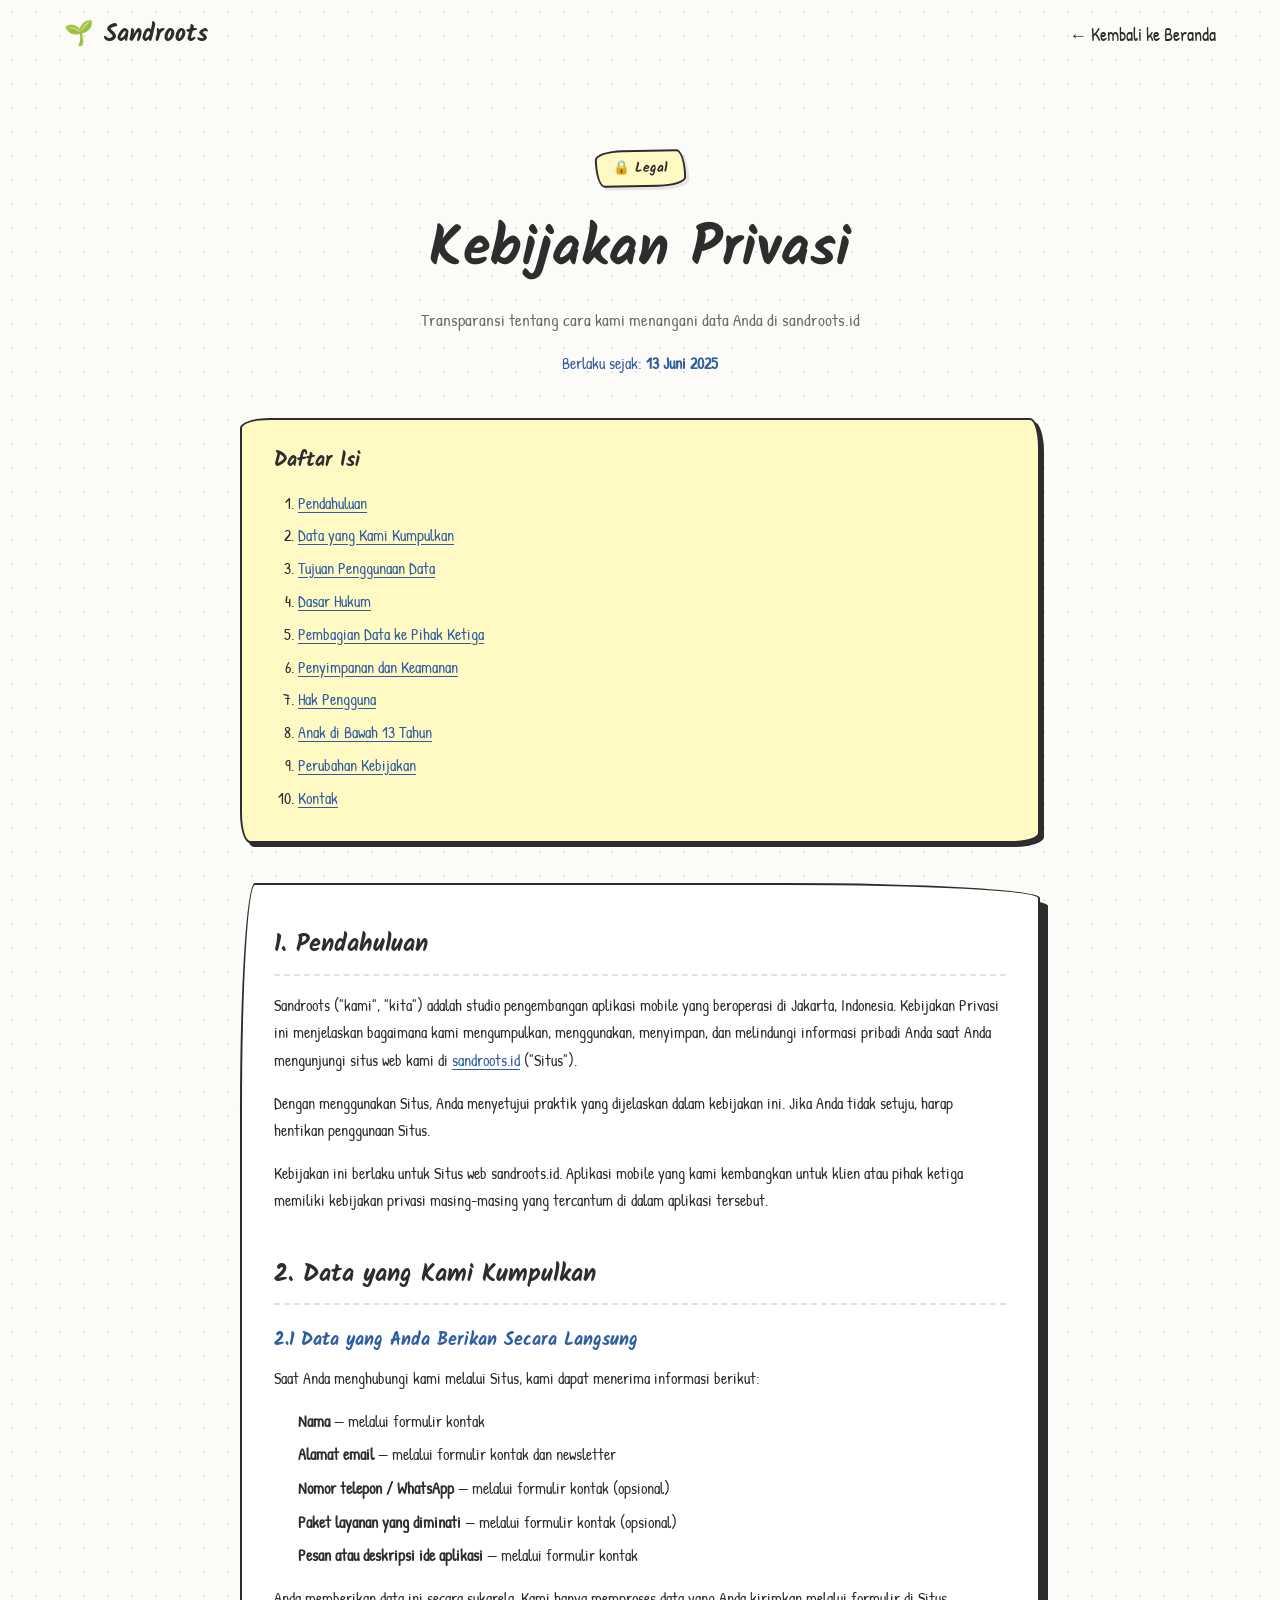
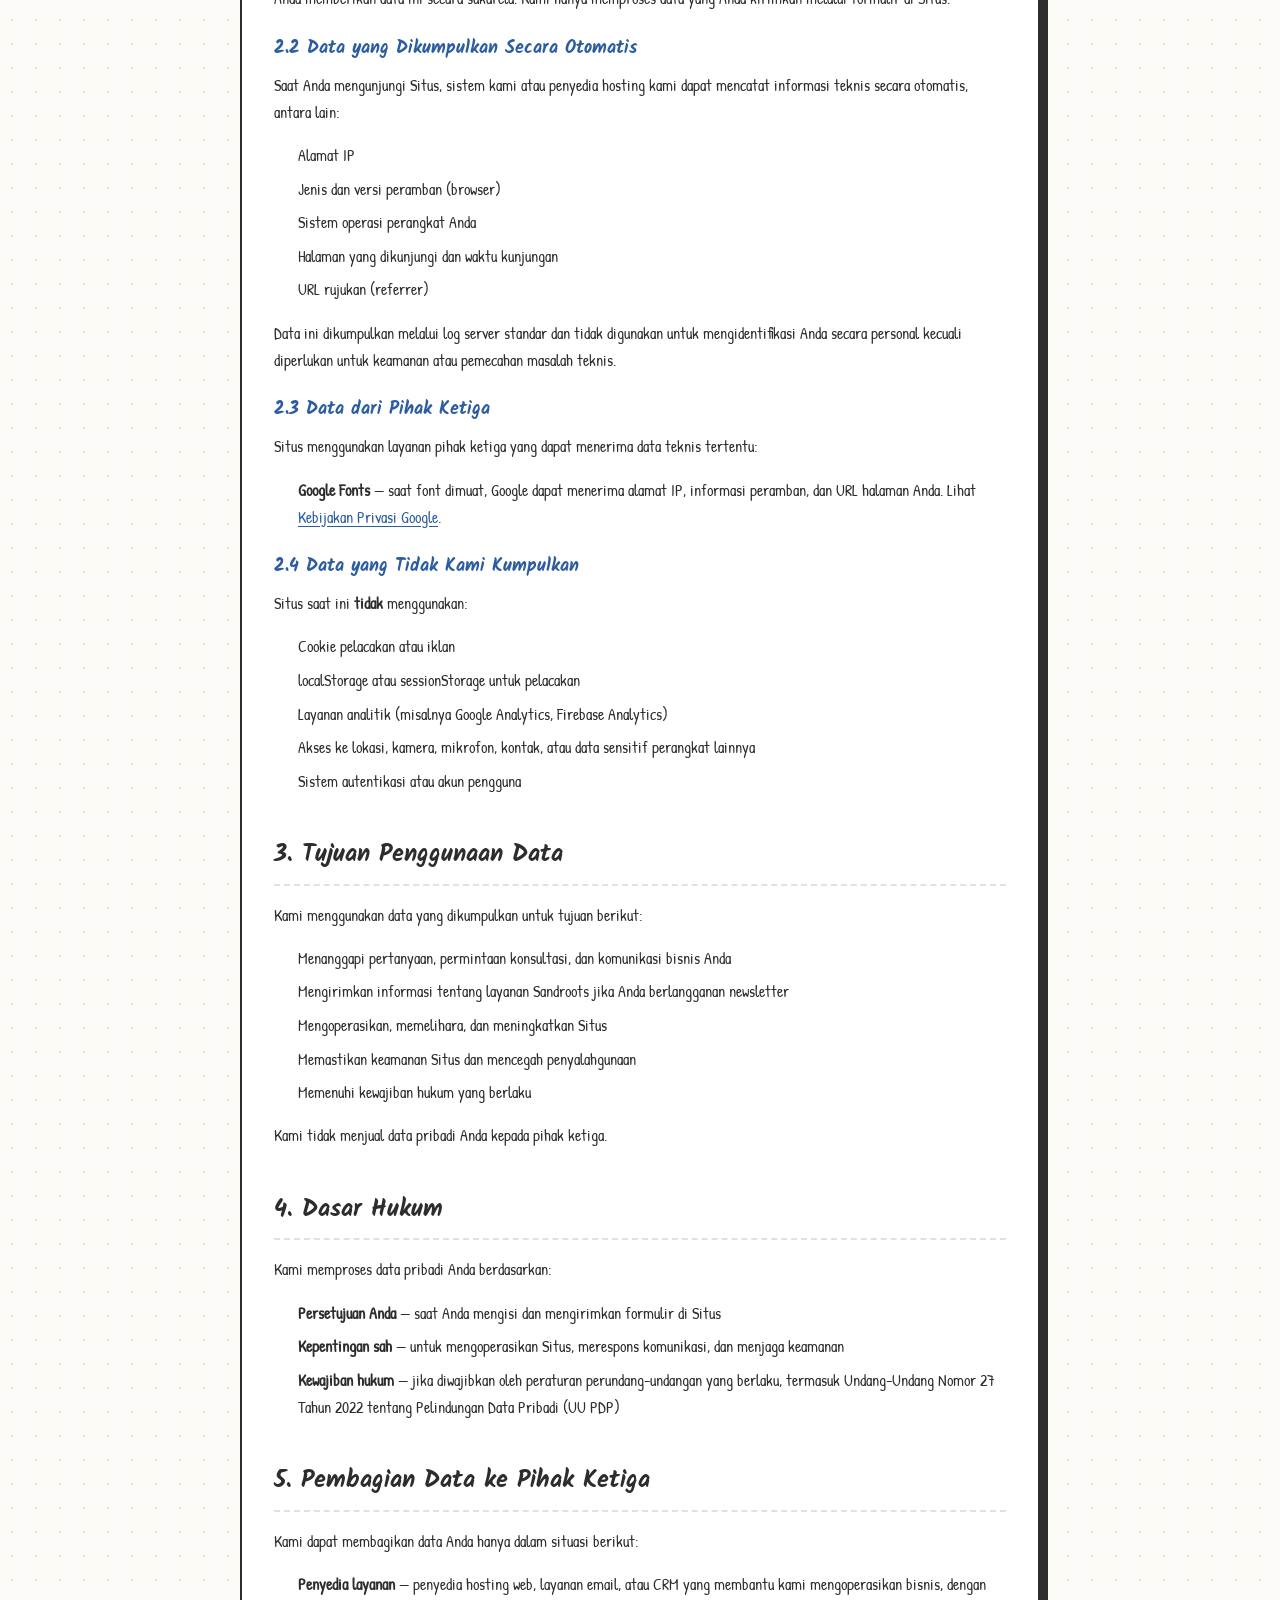
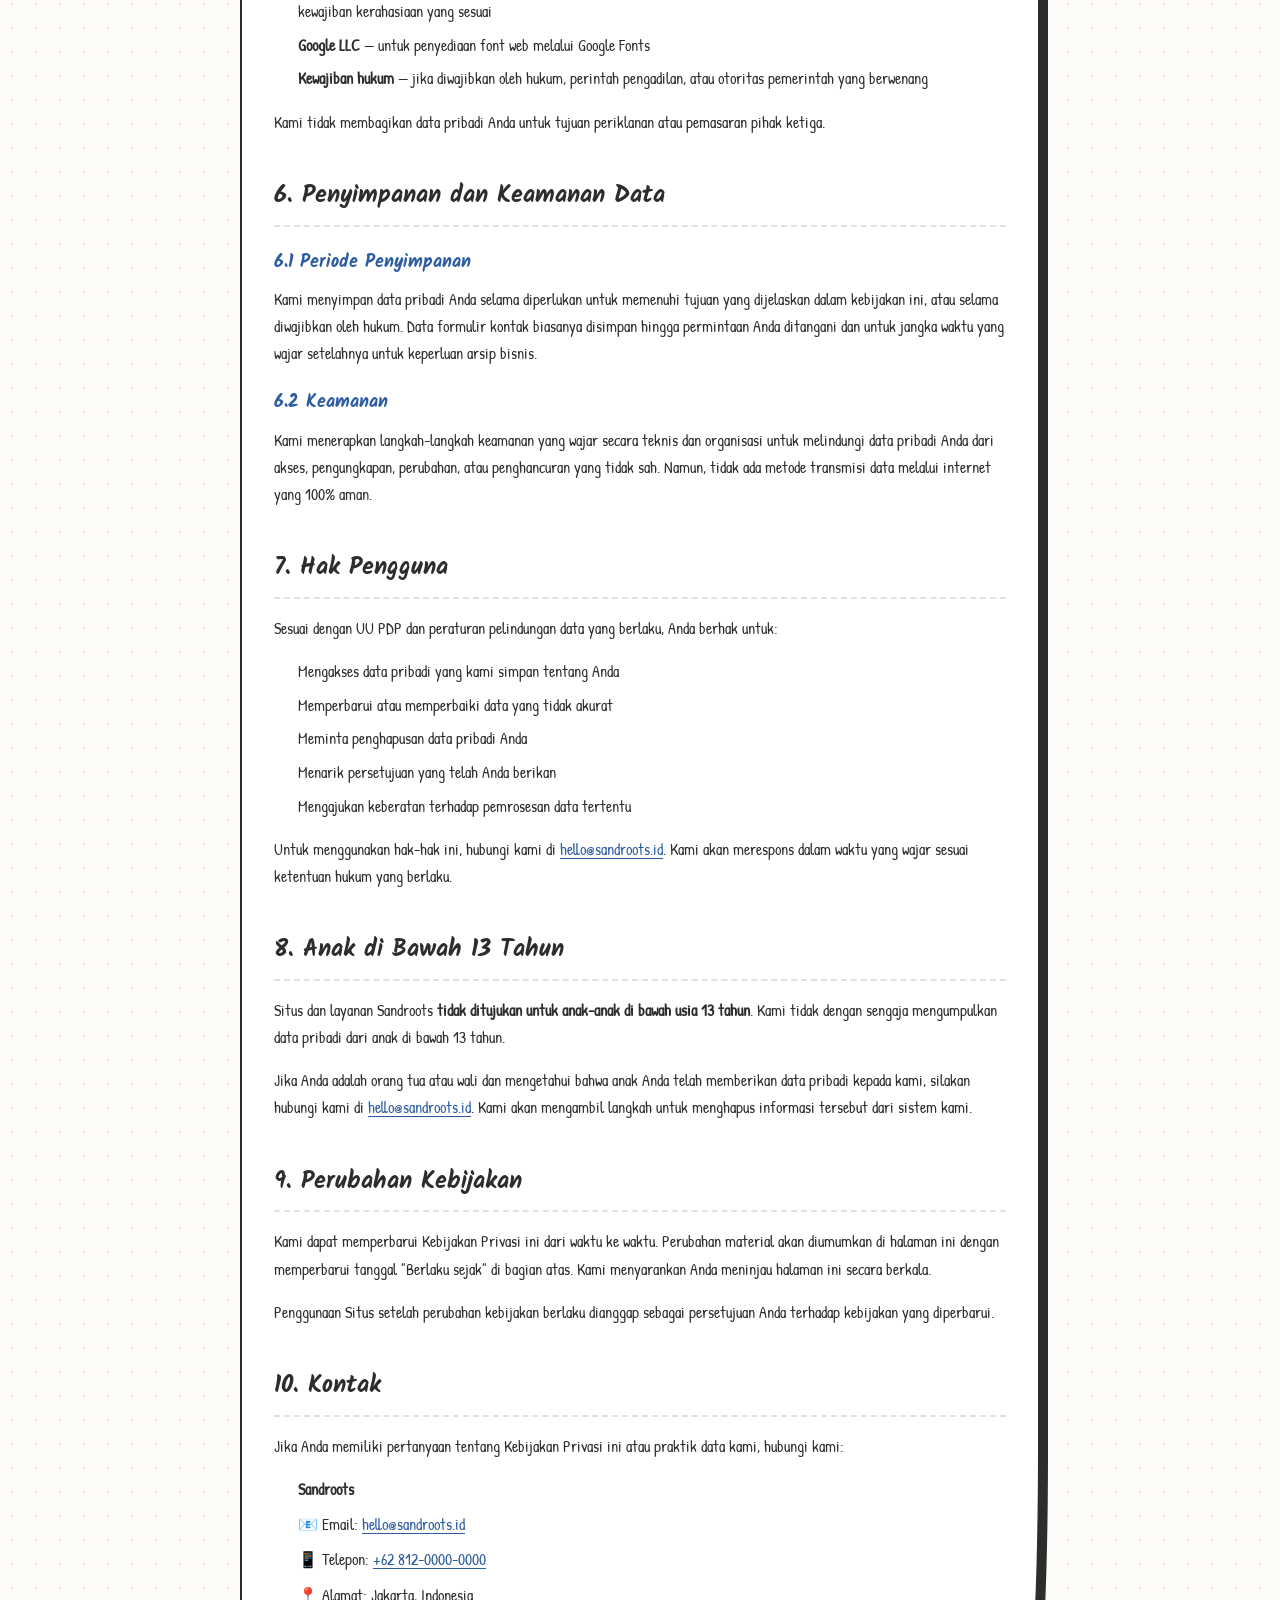
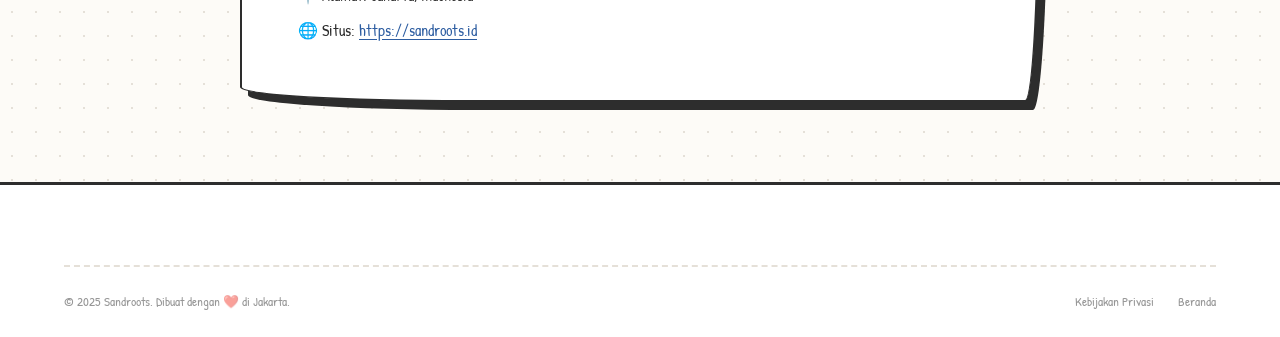
<file: kebijakan-privasi.html>
<!DOCTYPE html>
<html lang="id">
<head>
    <meta charset="UTF-8">
    <meta name="viewport" content="width=device-width, initial-scale=1.0">
    <title>Kebijakan Privasi — Sandroots</title>
    <meta name="description" content="Kebijakan Privasi Sandroots menjelaskan bagaimana kami mengumpulkan, menggunakan, dan melindungi data Anda di situs sandroots.id.">
    <meta name="author" content="Sandroots">
    <link rel="canonical" href="https://sandroots.id/kebijakan-privasi.html">

    <!-- Open Graph -->
    <meta property="og:title" content="Kebijakan Privasi — Sandroots">
    <meta property="og:description" content="Transparansi tentang cara Sandroots menangani data pengguna di sandroots.id.">
    <meta property="og:type" content="website">
    <meta property="og:url" content="https://sandroots.id/kebijakan-privasi.html">

    <!-- Favicon -->
    <link rel="icon" type="image/svg+xml" href="data:image/svg+xml,<svg xmlns='http://www.w3.org/2000/svg' viewBox='0 0 100 100'><text y='.9em' font-size='90'>🌱</text></svg>">

    <!-- Google Fonts -->
    <link rel="preconnect" href="https://fonts.googleapis.com">
    <link rel="preconnect" href="https://fonts.gstatic.com" crossorigin>
    <link href="https://fonts.googleapis.com/css2?family=Kalam:wght@400;700&family=Patrick+Hand&display=swap" rel="stylesheet">

    <!-- Styles -->
    <link rel="stylesheet" href="css/styles.css">
</head>
<body class="legal-page">

    <!-- Navigation -->
    <nav class="navbar scrolled" id="navbar">
        <div class="container nav-container">
            <a href="index.html" class="nav-logo">
                <span class="logo-icon">🌱</span>
                Sandroots
            </a>

            <ul class="nav-links" id="nav-links">
                <li><a href="index.html">← Kembali ke Beranda</a></li>
            </ul>

            <button class="nav-toggle" id="nav-toggle" aria-label="Toggle navigation">
                <span></span>
                <span></span>
                <span></span>
            </button>
        </div>
    </nav>

    <main>
        <section class="legal-hero section-padding">
            <div class="container">
                <div class="section-header">
                    <span class="section-tag">🔒 Legal</span>
                    <h1>Kebijakan Privasi</h1>
                    <p class="section-desc">Transparansi tentang cara kami menangani data Anda di sandroots.id</p>
                    <p class="legal-updated">Berlaku sejak: <strong>13 Juni 2025</strong></p>
                </div>

                <nav class="legal-toc" aria-label="Daftar isi">
                    <h2>Daftar Isi</h2>
                    <ol>
                        <li><a href="#pendahuluan">Pendahuluan</a></li>
                        <li><a href="#data-dikumpulkan">Data yang Kami Kumpulkan</a></li>
                        <li><a href="#tujuan-penggunaan">Tujuan Penggunaan Data</a></li>
                        <li><a href="#dasar-hukum">Dasar Hukum</a></li>
                        <li><a href="#pihak-ketiga">Pembagian Data ke Pihak Ketiga</a></li>
                        <li><a href="#penyimpanan-keamanan">Penyimpanan dan Keamanan</a></li>
                        <li><a href="#hak-pengguna">Hak Pengguna</a></li>
                        <li><a href="#anak">Anak di Bawah 13 Tahun</a></li>
                        <li><a href="#perubahan">Perubahan Kebijakan</a></li>
                        <li><a href="#kontak">Kontak</a></li>
                    </ol>
                </nav>

                <article class="legal-content">

                    <section id="pendahuluan">
                        <h2>1. Pendahuluan</h2>
                        <p>
                            Sandroots ("kami", "kita") adalah studio pengembangan aplikasi mobile yang beroperasi di Jakarta, Indonesia. Kebijakan Privasi ini menjelaskan bagaimana kami mengumpulkan, menggunakan, menyimpan, dan melindungi informasi pribadi Anda saat Anda mengunjungi situs web kami di <a href="https://sandroots.id">sandroots.id</a> ("Situs").
                        </p>
                        <p>
                            Dengan menggunakan Situs, Anda menyetujui praktik yang dijelaskan dalam kebijakan ini. Jika Anda tidak setuju, harap hentikan penggunaan Situs.
                        </p>
                        <p>
                            Kebijakan ini berlaku untuk Situs web sandroots.id. Aplikasi mobile yang kami kembangkan untuk klien atau pihak ketiga memiliki kebijakan privasi masing-masing yang tercantum di dalam aplikasi tersebut.
                        </p>
                    </section>

                    <section id="data-dikumpulkan">
                        <h2>2. Data yang Kami Kumpulkan</h2>

                        <h3>2.1 Data yang Anda Berikan Secara Langsung</h3>
                        <p>Saat Anda menghubungi kami melalui Situs, kami dapat menerima informasi berikut:</p>
                        <ul>
                            <li><strong>Nama</strong> — melalui formulir kontak</li>
                            <li><strong>Alamat email</strong> — melalui formulir kontak dan newsletter</li>
                            <li><strong>Nomor telepon / WhatsApp</strong> — melalui formulir kontak (opsional)</li>
                            <li><strong>Paket layanan yang diminati</strong> — melalui formulir kontak (opsional)</li>
                            <li><strong>Pesan atau deskripsi ide aplikasi</strong> — melalui formulir kontak</li>
                        </ul>
                        <p>Anda memberikan data ini secara sukarela. Kami hanya memproses data yang Anda kirimkan melalui formulir di Situs.</p>

                        <h3>2.2 Data yang Dikumpulkan Secara Otomatis</h3>
                        <p>Saat Anda mengunjungi Situs, sistem kami atau penyedia hosting kami dapat mencatat informasi teknis secara otomatis, antara lain:</p>
                        <ul>
                            <li>Alamat IP</li>
                            <li>Jenis dan versi peramban (browser)</li>
                            <li>Sistem operasi perangkat Anda</li>
                            <li>Halaman yang dikunjungi dan waktu kunjungan</li>
                            <li>URL rujukan (referrer)</li>
                        </ul>
                        <p>Data ini dikumpulkan melalui log server standar dan tidak digunakan untuk mengidentifikasi Anda secara personal kecuali diperlukan untuk keamanan atau pemecahan masalah teknis.</p>

                        <h3>2.3 Data dari Pihak Ketiga</h3>
                        <p>Situs menggunakan layanan pihak ketiga yang dapat menerima data teknis tertentu:</p>
                        <ul>
                            <li><strong>Google Fonts</strong> — saat font dimuat, Google dapat menerima alamat IP, informasi peramban, dan URL halaman Anda. Lihat <a href="https://policies.google.com/privacy" target="_blank" rel="noopener noreferrer">Kebijakan Privasi Google</a>.</li>
                        </ul>

                        <h3>2.4 Data yang Tidak Kami Kumpulkan</h3>
                        <p>Situs saat ini <strong>tidak</strong> menggunakan:</p>
                        <ul>
                            <li>Cookie pelacakan atau iklan</li>
                            <li>localStorage atau sessionStorage untuk pelacakan</li>
                            <li>Layanan analitik (misalnya Google Analytics, Firebase Analytics)</li>
                            <li>Akses ke lokasi, kamera, mikrofon, kontak, atau data sensitif perangkat lainnya</li>
                            <li>Sistem autentikasi atau akun pengguna</li>
                        </ul>
                    </section>

                    <section id="tujuan-penggunaan">
                        <h2>3. Tujuan Penggunaan Data</h2>
                        <p>Kami menggunakan data yang dikumpulkan untuk tujuan berikut:</p>
                        <ul>
                            <li>Menanggapi pertanyaan, permintaan konsultasi, dan komunikasi bisnis Anda</li>
                            <li>Mengirimkan informasi tentang layanan Sandroots jika Anda berlangganan newsletter</li>
                            <li>Mengoperasikan, memelihara, dan meningkatkan Situs</li>
                            <li>Memastikan keamanan Situs dan mencegah penyalahgunaan</li>
                            <li>Memenuhi kewajiban hukum yang berlaku</li>
                        </ul>
                        <p>Kami tidak menjual data pribadi Anda kepada pihak ketiga.</p>
                    </section>

                    <section id="dasar-hukum">
                        <h2>4. Dasar Hukum</h2>
                        <p>Kami memproses data pribadi Anda berdasarkan:</p>
                        <ul>
                            <li><strong>Persetujuan Anda</strong> — saat Anda mengisi dan mengirimkan formulir di Situs</li>
                            <li><strong>Kepentingan sah</strong> — untuk mengoperasikan Situs, merespons komunikasi, dan menjaga keamanan</li>
                            <li><strong>Kewajiban hukum</strong> — jika diwajibkan oleh peraturan perundang-undangan yang berlaku, termasuk Undang-Undang Nomor 27 Tahun 2022 tentang Pelindungan Data Pribadi (UU PDP)</li>
                        </ul>
                    </section>

                    <section id="pihak-ketiga">
                        <h2>5. Pembagian Data ke Pihak Ketiga</h2>
                        <p>Kami dapat membagikan data Anda hanya dalam situasi berikut:</p>
                        <ul>
                            <li><strong>Penyedia layanan</strong> — penyedia hosting web, layanan email, atau CRM yang membantu kami mengoperasikan bisnis, dengan kewajiban kerahasiaan yang sesuai</li>
                            <li><strong>Google LLC</strong> — untuk penyediaan font web melalui Google Fonts</li>
                            <li><strong>Kewajiban hukum</strong> — jika diwajibkan oleh hukum, perintah pengadilan, atau otoritas pemerintah yang berwenang</li>
                        </ul>
                        <p>Kami tidak membagikan data pribadi Anda untuk tujuan periklanan atau pemasaran pihak ketiga.</p>
                    </section>

                    <section id="penyimpanan-keamanan">
                        <h2>6. Penyimpanan dan Keamanan Data</h2>
                        <h3>6.1 Periode Penyimpanan</h3>
                        <p>
                            Kami menyimpan data pribadi Anda selama diperlukan untuk memenuhi tujuan yang dijelaskan dalam kebijakan ini, atau selama diwajibkan oleh hukum. Data formulir kontak biasanya disimpan hingga permintaan Anda ditangani dan untuk jangka waktu yang wajar setelahnya untuk keperluan arsip bisnis.
                        </p>
                        <h3>6.2 Keamanan</h3>
                        <p>
                            Kami menerapkan langkah-langkah keamanan yang wajar secara teknis dan organisasi untuk melindungi data pribadi Anda dari akses, pengungkapan, perubahan, atau penghancuran yang tidak sah. Namun, tidak ada metode transmisi data melalui internet yang 100% aman.
                        </p>
                    </section>

                    <section id="hak-pengguna">
                        <h2>7. Hak Pengguna</h2>
                        <p>Sesuai dengan UU PDP dan peraturan pelindungan data yang berlaku, Anda berhak untuk:</p>
                        <ul>
                            <li>Mengakses data pribadi yang kami simpan tentang Anda</li>
                            <li>Memperbarui atau memperbaiki data yang tidak akurat</li>
                            <li>Meminta penghapusan data pribadi Anda</li>
                            <li>Menarik persetujuan yang telah Anda berikan</li>
                            <li>Mengajukan keberatan terhadap pemrosesan data tertentu</li>
                        </ul>
                        <p>
                            Untuk menggunakan hak-hak ini, hubungi kami di <a href="mailto:hello@sandroots.id">hello@sandroots.id</a>. Kami akan merespons dalam waktu yang wajar sesuai ketentuan hukum yang berlaku.
                        </p>
                    </section>

                    <section id="anak">
                        <h2>8. Anak di Bawah 13 Tahun</h2>
                        <p>
                            Situs dan layanan Sandroots <strong>tidak ditujukan untuk anak-anak di bawah usia 13 tahun</strong>. Kami tidak dengan sengaja mengumpulkan data pribadi dari anak di bawah 13 tahun.
                        </p>
                        <p>
                            Jika Anda adalah orang tua atau wali dan mengetahui bahwa anak Anda telah memberikan data pribadi kepada kami, silakan hubungi kami di <a href="mailto:hello@sandroots.id">hello@sandroots.id</a>. Kami akan mengambil langkah untuk menghapus informasi tersebut dari sistem kami.
                        </p>
                    </section>

                    <section id="perubahan">
                        <h2>9. Perubahan Kebijakan</h2>
                        <p>
                            Kami dapat memperbarui Kebijakan Privasi ini dari waktu ke waktu. Perubahan material akan diumumkan di halaman ini dengan memperbarui tanggal "Berlaku sejak" di bagian atas. Kami menyarankan Anda meninjau halaman ini secara berkala.
                        </p>
                        <p>
                            Penggunaan Situs setelah perubahan kebijakan berlaku dianggap sebagai persetujuan Anda terhadap kebijakan yang diperbarui.
                        </p>
                    </section>

                    <section id="kontak">
                        <h2>10. Kontak</h2>
                        <p>Jika Anda memiliki pertanyaan tentang Kebijakan Privasi ini atau praktik data kami, hubungi kami:</p>
                        <ul class="legal-contact-list">
                            <li><strong>Sandroots</strong></li>
                            <li>📧 Email: <a href="mailto:hello@sandroots.id">hello@sandroots.id</a></li>
                            <li>📱 Telepon: <a href="tel:+6281200000000">+62 812-0000-0000</a></li>
                            <li>📍 Alamat: Jakarta, Indonesia</li>
                            <li>🌐 Situs: <a href="https://sandroots.id">https://sandroots.id</a></li>
                        </ul>
                    </section>

                </article>
            </div>
        </section>
    </main>

    <!-- Footer -->
    <footer class="footer">
        <div class="container">
            <div class="footer-bottom">
                <p>© 2025 Sandroots. Dibuat dengan ❤️ di Jakarta.</p>
                <div class="footer-legal">
                    <a href="kebijakan-privasi.html" aria-current="page">Kebijakan Privasi</a>
                    <a href="index.html">Beranda</a>
                </div>
            </div>
        </div>
    </footer>

    <script src="js/main.js"></script>
</body>
</html>
</file>
<file: css/styles.css>
/* ==========================================================================
   SANDROOTS — Hand-Drawn Design System
   A playful, paper-textured sketch style.
   ========================================================================== */

/* --------------------------------------------------------------------------
   DESIGN TOKENS
   -------------------------------------------------------------------------- */
:root {
  /* Colors */
  --bg: #fdfbf7;
  --fg: #2d2d2d;
  --muted: #e5e0d8;
  --accent: #ff4d4d;
  --border: #2d2d2d;
  --secondary: #2d5da1;
  --postit: #fff9c4;
  --card-bg: #ffffff;
  --shadow: #2d2d2d;

  /* Wobbly Border Radii */
  --radius-wobbly: 255px 15px 225px 15px / 15px 225px 15px 255px;
  --radius-wobbly-md: 15px 255px 15px 225px / 225px 15px 255px 15px;
  --radius-wobbly-sm: 30px 10px 30px 10px / 10px 30px 10px 30px;
  --radius-blob: 60% 40% 50% 50% / 50% 60% 40% 50%;

  /* Shadows — hard offset, NO blur */
  --shadow-sm: 3px 3px 0px 0px rgba(45, 45, 45, 0.1);
  --shadow-md: 4px 4px 0px 0px #2d2d2d;
  --shadow-lg: 8px 8px 0px 0px #2d2d2d;
  --shadow-hover: 2px 2px 0px 0px #2d2d2d;
}

/* ==========================================================================
   1. BASE / RESET
   ========================================================================== */
*,
*::before,
*::after {
  box-sizing: border-box;
  margin: 0;
  padding: 0;
}

html {
  scroll-behavior: smooth;
}

body {
  background-color: var(--bg);
  color: var(--fg);
  font-family: 'Patrick Hand', cursive;
  font-weight: 400;
  line-height: 1.7;
  /* Paper dot-grid texture */
  background-image: radial-gradient(var(--muted) 1px, transparent 1px);
  background-size: 24px 24px;
}

h1, h2, h3, h4, h5, h6 {
  font-family: 'Kalam', cursive;
  font-weight: 700;
  color: var(--fg);
}

h1 {
  font-size: clamp(2.5rem, 5vw, 3.5rem);
}

h2 {
  font-size: clamp(2rem, 4vw, 3rem);
}

h3 {
  font-size: clamp(1.25rem, 2.5vw, 1.5rem);
}

a {
  color: inherit;
  text-decoration: none;
}

img {
  max-width: 100%;
  display: block;
}

ul {
  list-style: none;
}

::selection {
  background: rgba(255, 77, 77, 0.2);
}

/* Utility: container */
.container {
  width: 100%;
  max-width: 1200px;
  margin: 0 auto;
  padding: 0 1.5rem;
}

/* Section padding helper */
section {
  padding: 5rem 0;
}

/* ==========================================================================
   2. NAVIGATION (.navbar)
   ========================================================================== */
.navbar {
  position: fixed;
  top: 0;
  left: 0;
  right: 0;
  height: 70px;
  z-index: 1000;
  background: transparent;
  display: flex;
  align-items: center;
  transition: background 0.3s, border 0.3s;
}

.navbar.scrolled {
  background: var(--bg);
  border-bottom: 2px solid var(--border);
}

.navbar .container {
  display: flex;
  align-items: center;
  justify-content: space-between;
  width: 100%;
}

.nav-logo {
  font-family: 'Kalam', cursive;
  font-weight: 700;
  font-size: 1.5rem;
  color: var(--fg);
  display: inline-flex;
  align-items: center;
  gap: 0.4rem;
}

.nav-logo .logo-icon {
  display: inline;
  margin-right: 4px;
}

.nav-links {
  display: flex;
  align-items: center;
  gap: 2rem;
}

.nav-links a {
  color: var(--fg);
  font-family: 'Patrick Hand', cursive;
  font-weight: 400;
  font-size: 1.1rem;
  position: relative;
  transition: color 0.2s;
}

.nav-links a:hover {
  color: var(--accent);
}

.nav-links a::after {
  content: '';
  position: absolute;
  bottom: -4px;
  left: 0;
  width: 0;
  height: 0;
  border-bottom: 2px dashed var(--accent);
  transition: width 0.3s;
}

.nav-links a:hover::after {
  width: 100%;
}

.nav-cta {
  background: var(--accent);
  color: #ffffff;
  border: 3px solid var(--border);
  padding: 0.5rem 1.5rem;
  border-radius: var(--radius-wobbly-sm);
  box-shadow: var(--shadow-md);
  font-family: 'Patrick Hand', cursive;
  font-size: 1rem;
  cursor: pointer;
  transition: background 0.2s, transform 0.1s, box-shadow 0.1s;
  display: inline-flex;
  align-items: center;
  gap: 0.4rem;
}

.nav-cta:hover {
  background: #e03e3e;
  transform: translate(2px, 2px);
  box-shadow: var(--shadow-hover);
}

/* Mobile hamburger */
.nav-toggle {
  display: none;
  flex-direction: column;
  justify-content: center;
  gap: 5px;
  background: none;
  border: none;
  cursor: pointer;
  padding: 0.25rem;
}

.nav-toggle span {
  display: block;
  width: 26px;
  height: 3px;
  background: var(--fg);
  border-radius: 0;
  transition: transform 0.3s, opacity 0.3s;
}

/* ==========================================================================
   3. HERO (.hero)
   ========================================================================== */
.hero {
  min-height: 100vh;
  display: flex;
  align-items: center;
  padding-top: 70px;
}

.hero-grid {
  display: grid;
  grid-template-columns: 1fr 1fr;
  gap: 3rem;
  align-items: center;
}

.hero-badge {
  display: inline-flex;
  align-items: center;
  gap: 0.5rem;
  background: var(--postit);
  border: 2px solid var(--border);
  padding: 0.4rem 1rem;
  border-radius: var(--radius-wobbly-sm);
  font-size: 0.85rem;
  color: var(--fg);
  transform: rotate(-2deg);
  box-shadow: var(--shadow-sm);
  margin-bottom: 1.25rem;
}

.badge-dot {
  width: 8px;
  height: 8px;
  border-radius: 50%;
  background: var(--accent);
  display: inline-block;
}

.hero-title {
  font-family: 'Kalam', cursive;
  font-weight: 700;
  color: var(--fg);
  line-height: 1.2;
  margin-bottom: 1.25rem;
}

.hero-title .gradient-text {
  background: none;
  -webkit-background-clip: unset;
  -webkit-text-fill-color: unset;
  color: var(--accent);
  text-decoration: underline wavy var(--accent);
  text-underline-offset: 6px;
}

.hero-subtitle {
  color: rgba(45, 45, 45, 0.7);
  max-width: 500px;
  font-size: 1.15rem;
  margin-bottom: 1.75rem;
}

/* ---------- Buttons ---------- */
.btn-primary {
  background: #ffffff;
  border: 3px solid var(--border);
  color: var(--fg);
  padding: 0.9rem 2rem;
  border-radius: var(--radius-wobbly-sm);
  box-shadow: var(--shadow-md);
  font-size: 1.1rem;
  font-family: 'Patrick Hand', cursive;
  display: inline-flex;
  gap: 0.5rem;
  align-items: center;
  cursor: pointer;
  transition: background 0.15s, color 0.15s, transform 0.1s, box-shadow 0.1s;
}

.btn-primary:hover {
  background: var(--accent);
  color: #ffffff;
  transform: translate(2px, 2px);
  box-shadow: var(--shadow-hover);
}

.btn-primary:active {
  transform: translate(4px, 4px);
  box-shadow: none;
}

.btn-secondary {
  background: var(--muted);
  border: 2px dashed var(--border);
  color: var(--fg);
  padding: 0.9rem 2rem;
  border-radius: var(--radius-wobbly-sm);
  box-shadow: var(--shadow-md);
  font-size: 1.1rem;
  font-family: 'Patrick Hand', cursive;
  display: inline-flex;
  gap: 0.5rem;
  align-items: center;
  cursor: pointer;
  transition: background 0.15s, color 0.15s, transform 0.1s, box-shadow 0.1s, border-style 0.15s;
}

.btn-secondary:hover {
  background: var(--secondary);
  color: #ffffff;
  border-style: solid;
  transform: translate(2px, 2px);
  box-shadow: var(--shadow-hover);
}

.btn-secondary:active {
  transform: translate(4px, 4px);
  box-shadow: none;
}

.hero-buttons {
  display: flex;
  gap: 1rem;
  flex-wrap: wrap;
}

/* ---------- Hero Stats ---------- */
.hero-stats {
  display: flex;
  gap: 1.5rem;
  margin-top: 2.5rem;
  background: var(--card-bg);
  border: 2px solid var(--border);
  border-radius: var(--radius-wobbly);
  padding: 1.5rem 2rem;
  box-shadow: var(--shadow-md);
  flex-wrap: wrap;
}

.stat-item {
  text-align: center;
}

.stat-number {
  font-family: 'Kalam', cursive;
  font-weight: 700;
  font-size: 1.75rem;
  color: var(--accent);
  display: inline;
}

.stat-suffix {
  font-family: 'Kalam', cursive;
  font-weight: 700;
  font-size: 1.75rem;
  color: var(--accent);
}

.stat-label {
  font-size: 0.85rem;
  color: rgba(45, 45, 45, 0.6);
  display: block;
  font-family: 'Patrick Hand', cursive;
}

.stat-divider {
  width: 2px;
  background: var(--border);
  align-self: stretch;
  opacity: 0.2;
}

/* ---------- Hero Image ---------- */
.hero-image img {
  border: 3px solid var(--border);
  border-radius: var(--radius-wobbly-md);
  box-shadow: var(--shadow-lg);
  transform: rotate(2deg);
  transition: transform 0.3s;
}

.hero-image img:hover {
  transform: rotate(0deg);
}

/* Kill glow effects */
.hero-bg-glow,
.hero-bg-glow-1,
.hero-bg-glow-2 {
  display: none !important;
}

/* ==========================================================================
   4. SECTION HEADER
   ========================================================================== */
.section-header {
  text-align: center;
  margin-bottom: 3.5rem;
}

.section-tag {
  display: inline-block;
  background: var(--postit);
  border: 2px solid var(--border);
  padding: 0.3rem 1rem;
  border-radius: var(--radius-wobbly-sm);
  font-size: 0.85rem;
  font-weight: 700;
  color: var(--fg);
  transform: rotate(-1deg);
  margin-bottom: 1rem;
  box-shadow: var(--shadow-sm);
  font-family: 'Kalam', cursive;
}

.section-desc {
  color: rgba(45, 45, 45, 0.7);
  max-width: 550px;
  margin: 0.5rem auto 0;
  font-size: 1.05rem;
}

.section-header h2 .gradient-text,
h2 .gradient-text {
  background: none;
  -webkit-background-clip: unset;
  -webkit-text-fill-color: unset;
  color: var(--accent);
  text-decoration: underline wavy var(--accent);
  text-underline-offset: 6px;
}

/* ==========================================================================
   5. PROBLEM-SOLUTION (.problems)
   ========================================================================== */
.problems-grid {
  display: grid;
  grid-template-columns: repeat(3, 1fr);
  gap: 2rem;
}

.problem-card {
  background: var(--card-bg);
  border: 2px solid var(--border);
  border-radius: var(--radius-wobbly-md);
  padding: 2rem;
  position: relative;
  box-shadow: var(--shadow-sm);
  transition: transform 0.1s, box-shadow 0.1s;
}

.problem-card:hover {
  transform: rotate(-1deg);
  box-shadow: var(--shadow-md);
}

/* Tape strip */
.problem-card::before {
  content: '';
  position: absolute;
  top: -10px;
  left: 50%;
  transform: translateX(-50%) rotate(2deg);
  width: 60px;
  height: 20px;
  background: rgba(200, 200, 180, 0.5);
  border-radius: 2px;
  z-index: 1;
}

.problem-icon {
  width: 50px;
  height: 50px;
  border-radius: var(--radius-blob);
  display: flex;
  align-items: center;
  justify-content: center;
  border: 2px solid var(--border);
  background: var(--postit);
  margin-bottom: 1rem;
  font-size: 1.25rem;
}

.problem-icon-danger {
  background: #ffe0e0;
}

.problem-label-danger {
  color: var(--accent);
  text-transform: uppercase;
  font-size: 0.75rem;
  font-weight: 700;
  letter-spacing: 0.1em;
  margin-bottom: 0.5rem;
  display: block;
}

.problem-label-success {
  color: var(--secondary);
  text-transform: uppercase;
  font-size: 0.75rem;
  font-weight: 700;
  letter-spacing: 0.1em;
  margin-bottom: 0.5rem;
  display: block;
}

.problem-text {
  color: rgba(45, 45, 45, 0.8);
  font-size: 0.95rem;
}

.problem-solution {
  margin-top: 1.5rem;
  padding-top: 1rem;
  border-top: 2px dashed var(--muted);
}

.problem-result {
  color: var(--secondary);
  font-weight: 700;
  font-size: 0.9rem;
  border-top: 2px dashed var(--muted);
  padding-top: 1rem;
  margin-top: 1rem;
  display: flex;
  align-items: center;
  gap: 0.5rem;
}

/* ==========================================================================
   6. SERVICES (.services)
   ========================================================================== */
.services {
  background: var(--bg);
}

.services-grid {
  display: grid;
  grid-template-columns: repeat(3, 1fr);
  gap: 2rem;
  align-items: start;
}

.service-card {
  background: var(--card-bg);
  border: 2px solid var(--border);
  border-radius: var(--radius-wobbly-md);
  padding: 2.5rem;
  position: relative;
  box-shadow: var(--shadow-sm);
  transition: transform 0.1s, box-shadow 0.1s;
}

.service-card:hover {
  transform: translateY(-4px) rotate(1deg);
  box-shadow: var(--shadow-md);
}

.service-card.popular {
  border: 3px solid var(--accent);
  background: var(--postit);
  box-shadow: var(--shadow-md);
  transform: scale(1.03);
}

.service-card.popular:hover {
  transform: scale(1.05) rotate(-1deg);
}

.popular-badge {
  position: absolute;
  top: -14px;
  right: 20px;
  background: var(--accent);
  color: #ffffff;
  font-family: 'Kalam', cursive;
  font-size: 0.8rem;
  padding: 0.3rem 1rem;
  border: 2px solid var(--border);
  border-radius: var(--radius-wobbly-sm);
  transform: rotate(3deg);
  box-shadow: var(--shadow-sm);
}

.service-icon {
  font-size: 2.5rem;
  margin-bottom: 1rem;
}

.service-name {
  font-family: 'Kalam', cursive;
  font-weight: 700;
  margin-bottom: 0.5rem;
}

.service-tagline {
  color: rgba(45, 45, 45, 0.7);
  font-size: 0.9rem;
  margin-bottom: 1.5rem;
}

.service-price {
  font-family: 'Kalam', cursive;
  font-weight: 700;
  font-size: 1.8rem;
  color: var(--accent);
  margin-bottom: 0.25rem;
}

.price-currency,
.price-unit {
  font-size: 0.9rem;
  color: rgba(45, 45, 45, 0.6);
}

.service-timeline {
  font-size: 0.85rem;
  color: rgba(45, 45, 45, 0.6);
  display: flex;
  align-items: center;
  gap: 0.4rem;
  margin-bottom: 1.5rem;
}

.service-features {
  list-style: none;
  margin: 1.5rem 0;
  padding: 0;
}

.service-features li {
  font-size: 0.95rem;
  padding: 0.35rem 0;
  display: flex;
  align-items: center;
  gap: 0.5rem;
}

.service-features li::before {
  content: '✓';
  color: var(--secondary);
  font-weight: 700;
  flex-shrink: 0;
}

.service-target {
  font-style: italic;
  color: rgba(45, 45, 45, 0.6);
  font-size: 0.85rem;
  margin-bottom: 1.5rem;
}

.service-tech {
  display: flex;
  flex-wrap: wrap;
  gap: 0.5rem;
  margin-bottom: 1.5rem;
}

.tech-tag {
  background: var(--muted);
  color: var(--fg);
  font-size: 0.75rem;
  padding: 0.2rem 0.6rem;
  border: 1px dashed var(--border);
  border-radius: var(--radius-wobbly-sm);
  font-family: 'Kalam', cursive;
}

.service-cta {
  width: 100%;
  text-align: center;
  background: #ffffff;
  border: 3px solid var(--border);
  color: var(--fg);
  padding: 0.9rem 2rem;
  border-radius: var(--radius-wobbly-sm);
  box-shadow: var(--shadow-md);
  font-size: 1.05rem;
  font-family: 'Patrick Hand', cursive;
  cursor: pointer;
  transition: background 0.15s, color 0.15s, transform 0.1s, box-shadow 0.1s;
}

.service-cta:hover {
  background: var(--accent);
  color: #ffffff;
  transform: translate(2px, 2px);
  box-shadow: var(--shadow-hover);
}

.service-card.popular .service-cta {
  background: var(--accent);
  color: #ffffff;
}

.service-card.popular .service-cta:hover {
  background: #e03e3e;
}

/* ==========================================================================
   7. PORTFOLIO (.portfolio)
   ========================================================================== */
.portfolio-grid {
  display: grid;
  grid-template-columns: repeat(3, 1fr);
  gap: 2rem;
}

.portfolio-card {
  border-radius: var(--radius-wobbly-md);
  overflow: hidden;
  border: 3px solid var(--border);
  box-shadow: var(--shadow-md);
  position: relative;
  aspect-ratio: 4 / 3;
  transition: transform 0.1s, box-shadow 0.1s;
}

.portfolio-card:hover {
  transform: rotate(-1deg);
  box-shadow: var(--shadow-lg);
}

.portfolio-card img {
  width: 100%;
  height: 100%;
  object-fit: cover;
}

.portfolio-overlay {
  position: absolute;
  inset: 0;
  background: linear-gradient(to top, var(--bg) 0%, transparent 60%);
  display: flex;
  flex-direction: column;
  justify-content: flex-end;
  padding: 1.5rem;
  opacity: 0;
  transition: opacity 0.3s;
}

.portfolio-card:hover .portfolio-overlay {
  opacity: 1;
}

.portfolio-tag {
  display: inline-block;
  background: var(--postit);
  border: 2px solid var(--border);
  padding: 0.2rem 0.7rem;
  border-radius: var(--radius-wobbly-sm);
  font-size: 0.75rem;
  color: var(--fg);
  font-family: 'Kalam', cursive;
  margin-bottom: 0.5rem;
  transform: rotate(-2deg);
  width: fit-content;
}

.portfolio-title {
  color: var(--fg);
  font-family: 'Kalam', cursive;
  font-weight: 700;
  margin-bottom: 0.25rem;
}

.portfolio-desc {
  color: rgba(45, 45, 45, 0.7);
  font-size: 0.85rem;
  margin-bottom: 0.5rem;
}

.portfolio-metrics {
  display: flex;
  gap: 1rem;
  font-size: 0.8rem;
  color: rgba(45, 45, 45, 0.6);
}

.portfolio-metrics span {
  display: flex;
  align-items: center;
  gap: 0.25rem;
}

.portfolio-cta {
  text-align: center;
  margin-top: 2.5rem;
}

/* ==========================================================================
   8. PROCESS (.process)
   ========================================================================== */
.process {
  border-top: 2px dashed var(--muted);
  border-bottom: 2px dashed var(--muted);
}

.process-timeline {
  display: flex;
  gap: 0;
}

.process-step {
  flex: 1;
  text-align: center;
  padding: 2rem 1rem;
  position: relative;
}

.process-step::after {
  content: '';
  position: absolute;
  top: 35px;
  right: -50%;
  width: 100%;
  height: 2px;
  border-top: 2px dashed var(--border);
  opacity: 0.3;
}

.process-step:last-child::after {
  display: none;
}

.step-number {
  width: 60px;
  height: 60px;
  border-radius: var(--radius-blob);
  background: var(--postit);
  border: 3px solid var(--border);
  color: var(--fg);
  font-family: 'Kalam', cursive;
  font-weight: 700;
  font-size: 1.25rem;
  display: flex;
  align-items: center;
  justify-content: center;
  margin: 0 auto 1.5rem;
  position: relative;
  z-index: 1;
  box-shadow: var(--shadow-sm);
}

.step-title {
  font-family: 'Kalam', cursive;
  font-weight: 700;
  margin-bottom: 0.5rem;
  color: var(--fg);
}

.step-duration {
  font-size: 0.85rem;
  color: var(--accent);
  font-weight: 700;
  font-family: 'Kalam', cursive;
  margin-bottom: 0.5rem;
}

.step-description {
  font-size: 0.85rem;
  color: rgba(45, 45, 45, 0.6);
}

.step-deliverables {
  display: flex;
  flex-wrap: wrap;
  gap: 0.5rem;
  margin-top: 1rem;
  justify-content: center;
}

.step-deliverables span {
  background: var(--muted);
  border: 1px dashed var(--border);
  font-size: 0.75rem;
  padding: 0.2rem 0.6rem;
  border-radius: var(--radius-wobbly-sm);
  color: var(--fg);
}

/* ==========================================================================
   9. TEAM (.team)
   ========================================================================== */
.team-grid {
  display: grid;
  grid-template-columns: repeat(4, 1fr);
  gap: 2rem;
}

.team-card {
  text-align: center;
  background: var(--card-bg);
  border: 2px solid var(--border);
  border-radius: var(--radius-wobbly-md);
  padding: 2rem;
  box-shadow: var(--shadow-sm);
  transition: transform 0.1s, box-shadow 0.1s;
}

.team-card:hover {
  transform: rotate(1deg);
  box-shadow: var(--shadow-md);
}

.team-avatar {
  width: 100px;
  height: 100px;
  border-radius: var(--radius-blob);
  overflow: hidden;
  margin: 0 auto 1.5rem;
  border: 3px solid var(--border);
}

.avatar-placeholder {
  width: 100%;
  height: 100%;
  display: flex;
  align-items: center;
  justify-content: center;
  font-size: 1.5rem;
  font-weight: 800;
  color: #ffffff;
  border-radius: var(--radius-blob);
}

.team-name {
  font-family: 'Kalam', cursive;
  font-weight: 700;
  margin-bottom: 0.25rem;
}

.team-role {
  color: var(--accent);
  font-size: 0.9rem;
  font-family: 'Kalam', cursive;
  display: block;
  margin-bottom: 0.75rem;
}

.team-bio {
  color: rgba(45, 45, 45, 0.6);
  font-size: 0.85rem;
  margin-bottom: 1rem;
}

.team-skills {
  display: flex;
  flex-wrap: wrap;
  gap: 0.4rem;
  justify-content: center;
}

.skill-tag {
  background: var(--muted);
  color: var(--fg);
  font-size: 0.7rem;
  padding: 0.2rem 0.5rem;
  border: 1px dashed var(--border);
  border-radius: var(--radius-wobbly-sm);
}

/* ==========================================================================
   10. TESTIMONIALS (.testimonials)
   ========================================================================== */
.testimonial-slider {
  overflow: hidden;
  position: relative;
}

.testimonial-track {
  display: flex;
  transition: transform 0.4s ease;
}

.testimonial-card {
  min-width: 100%;
  padding: 3rem 1rem;
  text-align: center;
}

.testimonial-stars {
  color: var(--accent);
  font-size: 1.5rem;
  margin-bottom: 1rem;
  letter-spacing: 0.15em;
}

/* Speech bubble */
.testimonial-quote {
  font-size: 1.25rem;
  font-style: italic;
  color: var(--fg);
  max-width: 650px;
  margin: 0 auto;
  line-height: 1.8;
  background: var(--card-bg);
  border: 2px solid var(--border);
  border-radius: var(--radius-wobbly-md);
  padding: 2rem;
  position: relative;
  box-shadow: var(--shadow-md);
}

.testimonial-quote::before {
  content: '\201C';
  font-family: 'Kalam', cursive;
  font-size: 4rem;
  color: var(--accent);
  display: block;
  line-height: 1;
  font-style: normal;
}

/* Speech bubble tail */
.testimonial-quote::after {
  content: '';
  position: absolute;
  bottom: -20px;
  left: 50%;
  margin-left: -15px;
  border-width: 20px 15px 0;
  border-style: solid;
  border-color: var(--border) transparent transparent;
}

.testimonial-author {
  margin-top: 2rem;
  display: flex;
  align-items: center;
  gap: 1rem;
  justify-content: center;
}

.author-avatar {
  width: 48px;
  height: 48px;
  border-radius: var(--radius-blob);
  display: flex;
  align-items: center;
  justify-content: center;
  font-size: 0.9rem;
  font-weight: 700;
  color: #ffffff;
  border: 2px solid var(--border);
  flex-shrink: 0;
}

.author-info {
  text-align: left;
}

.author-name {
  font-family: 'Kalam', cursive;
  font-weight: 700;
  display: block;
}

.author-role {
  color: rgba(45, 45, 45, 0.6);
  font-size: 0.85rem;
  display: block;
}

/* Slider controls */
.slider-controls {
  display: flex;
  align-items: center;
  justify-content: center;
  gap: 1rem;
  margin-top: 2rem;
}

.slider-dots {
  display: flex;
  align-items: center;
  gap: 0.5rem;
}

.slider-dot {
  width: 14px;
  height: 14px;
  border-radius: 50%;
  background: var(--muted);
  border: 2px solid var(--border);
  cursor: pointer;
  transition: background 0.2s;
  padding: 0;
}

.slider-dot.active {
  background: var(--accent);
}

.slider-btn {
  width: 44px;
  height: 44px;
  border-radius: var(--radius-wobbly-sm);
  background: var(--card-bg);
  border: 2px solid var(--border);
  display: flex;
  align-items: center;
  justify-content: center;
  cursor: pointer;
  box-shadow: var(--shadow-sm);
  transition: background 0.1s, color 0.1s, transform 0.1s, box-shadow 0.1s;
  color: var(--fg);
}

.slider-btn:hover {
  background: var(--accent);
  color: #ffffff;
  transform: translate(2px, 2px);
  box-shadow: none;
}

/* ==========================================================================
   11. FAQ (.faq)
   ========================================================================== */
.faq-container {
  max-width: 750px;
  margin: 0 auto;
}

.faq-item {
  border-bottom: 2px dashed var(--muted);
}

.faq-question {
  display: flex;
  justify-content: space-between;
  align-items: center;
  padding: 1.5rem 0;
  cursor: pointer;
  font-family: 'Kalam', cursive;
  font-weight: 700;
  font-size: 1.15rem;
  color: var(--fg);
  width: 100%;
  background: none;
  border: none;
  text-align: left;
  transition: color 0.2s;
  line-height: 1.4;
}

.faq-question:hover {
  color: var(--accent);
}

.faq-icon {
  font-size: 1.5rem;
  color: var(--accent);
  transition: transform 0.3s;
  flex-shrink: 0;
  margin-left: 1rem;
}

.faq-item.active .faq-icon {
  transform: rotate(45deg);
}

.faq-answer {
  max-height: 0;
  overflow: hidden;
  transition: max-height 0.4s ease;
}

.faq-item.active .faq-answer {
  max-height: 400px;
  padding-bottom: 1.5rem;
}

.faq-answer p {
  color: rgba(45, 45, 45, 0.7);
  line-height: 1.7;
  font-size: 0.95rem;
}

/* ==========================================================================
   12. CTA SECTION (.cta-section)
   ========================================================================== */
.cta-section {
  padding: 5rem 0;
  text-align: center;
  position: relative;
  overflow: hidden;
  background: var(--postit);
  border-top: 3px solid var(--border);
  border-bottom: 3px solid var(--border);
}

.cta-bg-glow,
.cta-bg-glow-1,
.cta-bg-glow-2 {
  display: none !important;
}

.cta-content {
  position: relative;
  z-index: 1;
}

.cta-section h2 {
  font-family: 'Kalam', cursive;
  font-weight: 700;
}

.cta-subtitle {
  color: rgba(45, 45, 45, 0.7);
  max-width: 550px;
  margin: 0 auto 2rem;
  font-size: 1.05rem;
}

/* Form */
.cta-form {
  max-width: 600px;
  margin: 0 auto;
  text-align: left;
}

.form-row {
  display: grid;
  grid-template-columns: 1fr 1fr;
  gap: 1rem;
  margin-bottom: 1rem;
}

.cta-form input,
.cta-form select,
.cta-form textarea {
  width: 100%;
  background: var(--card-bg);
  border: 2px solid var(--border);
  border-radius: var(--radius-wobbly-sm);
  padding: 0.85rem 1.2rem;
  color: var(--fg);
  font-family: 'Patrick Hand', cursive;
  font-size: 1rem;
  transition: border-color 0.2s, box-shadow 0.2s;
}

.cta-form input::placeholder,
.cta-form textarea::placeholder {
  color: rgba(45, 45, 45, 0.4);
}

.cta-form select {
  appearance: none;
  -webkit-appearance: none;
  -moz-appearance: none;
  background-image: url("data:image/svg+xml;charset=UTF-8,%3Csvg xmlns='http://www.w3.org/2000/svg' width='12' height='12' viewBox='0 0 24 24' fill='none' stroke='%232d2d2d' stroke-width='3' stroke-linecap='round' stroke-linejoin='round'%3E%3Cpolyline points='6 9 12 15 18 9'%3E%3C/polyline%3E%3C/svg%3E");
  background-repeat: no-repeat;
  background-position: right 1rem center;
  padding-right: 2.5rem;
  cursor: pointer;
}

.cta-form input:focus,
.cta-form select:focus,
.cta-form textarea:focus {
  border-color: var(--secondary);
  outline: none;
  box-shadow: 0 0 0 3px rgba(45, 93, 161, 0.15);
}

.cta-form input.error,
.cta-form select.error,
.cta-form textarea.error {
  border-color: var(--accent);
}

.cta-form textarea {
  resize: vertical;
  min-height: 100px;
}

.btn-submit {
  width: 100%;
  margin-top: 0.5rem;
  font-size: 1.1rem;
  background: #ffffff;
  border: 3px solid var(--border);
  color: var(--fg);
  padding: 0.9rem 2rem;
  border-radius: var(--radius-wobbly-sm);
  box-shadow: var(--shadow-md);
  font-family: 'Patrick Hand', cursive;
  display: inline-flex;
  gap: 0.5rem;
  align-items: center;
  justify-content: center;
  cursor: pointer;
  transition: background 0.15s, color 0.15s, transform 0.1s, box-shadow 0.1s;
}

.btn-submit:hover {
  background: var(--accent);
  color: #ffffff;
  transform: translate(2px, 2px);
  box-shadow: var(--shadow-hover);
}

.btn-submit:active {
  transform: translate(4px, 4px);
  box-shadow: none;
}

/* Trust line */
.cta-trust {
  margin-top: 1.5rem;
  display: flex;
  align-items: center;
  justify-content: center;
  gap: 1.5rem;
  flex-wrap: wrap;
  color: rgba(45, 45, 45, 0.6);
  font-size: 0.85rem;
}

.cta-trust span {
  display: flex;
  align-items: center;
  gap: 0.3rem;
}

.cta-trust svg {
  color: var(--secondary);
}

/* ==========================================================================
   13. FOOTER (.footer)
   ========================================================================== */
.footer {
  background: var(--card-bg);
  border-top: 3px solid var(--border);
  padding: 3rem 0 1.5rem;
}

.footer-grid {
  display: grid;
  grid-template-columns: 1.5fr 1fr 1fr 1.5fr;
  gap: 2rem;
}

.footer-brand .nav-logo {
  display: inline-flex;
  align-items: center;
  gap: 0.4rem;
  margin-bottom: 1rem;
}

.footer-desc {
  color: rgba(45, 45, 45, 0.6);
  font-size: 0.9rem;
  max-width: 280px;
  margin-bottom: 1.5rem;
}

.footer-social {
  display: flex;
  gap: 0.75rem;
  margin-top: 1rem;
}

.social-link {
  width: 40px;
  height: 40px;
  border-radius: var(--radius-wobbly-sm);
  background: var(--card-bg);
  border: 2px solid var(--border);
  display: flex;
  align-items: center;
  justify-content: center;
  color: var(--fg);
  box-shadow: var(--shadow-sm);
  transition: background 0.1s, color 0.1s, transform 0.1s, box-shadow 0.1s;
}

.social-link:hover {
  background: var(--accent);
  color: #ffffff;
  transform: translate(2px, 2px);
  box-shadow: none;
}

.footer-links h4 {
  font-family: 'Kalam', cursive;
  font-weight: 700;
  margin-bottom: 1rem;
  font-size: 1rem;
  color: var(--fg);
  position: relative;
  display: inline-block;
}

.footer-links h4::after {
  content: '';
  position: absolute;
  bottom: -4px;
  left: 0;
  width: 100%;
  height: 2px;
  border-bottom: 2px dashed var(--accent);
}

.footer-links a {
  display: block;
  color: rgba(45, 45, 45, 0.6);
  margin-bottom: 0.65rem;
  font-size: 0.9rem;
  transition: color 0.2s, text-decoration 0.2s;
}

.footer-links a:hover {
  color: var(--accent);
  text-decoration: line-through;
}

/* Newsletter */
.footer-newsletter {
  margin-top: 1.5rem;
}

.footer-newsletter h4 {
  font-family: 'Kalam', cursive;
  font-weight: 700;
  margin-bottom: 1rem;
  font-size: 1rem;
  color: var(--fg);
  position: relative;
  display: inline-block;
}

.footer-newsletter h4::after {
  content: '';
  position: absolute;
  bottom: -4px;
  left: 0;
  width: 100%;
  height: 2px;
  border-bottom: 2px dashed var(--accent);
}

.newsletter-form {
  display: flex;
}

.newsletter-form input {
  flex: 1;
  background: var(--card-bg);
  border: 2px solid var(--border);
  border-right: none;
  border-radius: 20px 0 0 20px;
  padding: 0.7rem 1.2rem;
  font-family: 'Patrick Hand', cursive;
  color: var(--fg);
  font-size: 0.95rem;
}

.newsletter-form input::placeholder {
  color: rgba(45, 45, 45, 0.4);
}

.newsletter-form input:focus {
  border-color: var(--secondary);
  outline: none;
}

.newsletter-form button {
  background: var(--accent);
  color: #ffffff;
  border: 2px solid var(--border);
  border-radius: 0 20px 20px 0;
  padding: 0.7rem 1.2rem;
  cursor: pointer;
  transition: background 0.2s;
  font-family: 'Patrick Hand', cursive;
  font-size: 0.95rem;
}

.newsletter-form button:hover {
  background: #e03e3e;
}

/* Footer bottom */
.footer-bottom {
  border-top: 2px dashed var(--muted);
  padding-top: 1.5rem;
  margin-top: 2rem;
  display: flex;
  justify-content: space-between;
  flex-wrap: wrap;
  gap: 1rem;
  align-items: center;
}

.footer-bottom p {
  color: rgba(45, 45, 45, 0.5);
  font-size: 0.8rem;
}

.footer-legal {
  display: flex;
  gap: 1.5rem;
}

.footer-legal a {
  color: rgba(45, 45, 45, 0.5);
  font-size: 0.8rem;
  transition: color 0.2s;
}

.footer-legal a:hover {
  color: var(--accent);
}

/* ==========================================================================
   14. BACK-TO-TOP & TOAST
   ========================================================================== */
.back-to-top {
  position: fixed;
  bottom: 24px;
  right: 24px;
  width: 50px;
  height: 50px;
  border-radius: var(--radius-wobbly-sm);
  background: var(--accent);
  color: #ffffff;
  display: flex;
  align-items: center;
  justify-content: center;
  border: 3px solid var(--border);
  box-shadow: var(--shadow-md);
  z-index: 999;
  opacity: 0;
  visibility: hidden;
  transform: translateY(20px);
  transition: opacity 0.3s, visibility 0.3s, transform 0.3s, box-shadow 0.3s;
  cursor: pointer;
}

.back-to-top.visible {
  opacity: 1;
  visibility: visible;
  transform: translateY(0);
}

.back-to-top:hover {
  transform: translateY(-3px) rotate(5deg);
  box-shadow: var(--shadow-lg);
}

/* Toast */
.toast {
  position: fixed;
  bottom: 30px;
  left: 50%;
  transform: translateX(-50%) translateY(100px);
  background: var(--card-bg);
  border: 3px solid var(--border);
  border-radius: var(--radius-wobbly-sm);
  padding: 1rem 1.5rem;
  z-index: 10000;
  opacity: 0;
  transition: transform 0.3s, opacity 0.3s;
  box-shadow: var(--shadow-md);
}

.toast.show {
  transform: translateX(-50%) translateY(0);
  opacity: 1;
}

.toast-content {
  display: flex;
  align-items: center;
  gap: 0.75rem;
  color: var(--fg);
  font-size: 0.95rem;
  font-weight: 700;
  font-family: 'Kalam', cursive;
}

.toast-content svg {
  color: var(--secondary);
  flex-shrink: 0;
}

/* ==========================================================================
   15. ANIMATIONS & REVEALS
   ========================================================================== */
.reveal {
  opacity: 0;
  transform: translateY(20px);
}

.reveal.active {
  opacity: 1;
  transform: translateY(0);
  transition: opacity 0.6s ease, transform 0.6s ease;
}

.reveal-delay-1 {
  transition-delay: 0.1s !important;
}

.reveal-delay-2 {
  transition-delay: 0.2s !important;
}

.reveal-delay-3 {
  transition-delay: 0.3s !important;
}

.reveal-delay-4 {
  transition-delay: 0.4s !important;
}

@keyframes float {
  0%, 100% {
    transform: translateY(0);
  }
  50% {
    transform: translateY(-15px) rotate(2deg);
  }
}

@keyframes bounce {
  0%, 100% {
    transform: translateY(0);
  }
  50% {
    transform: translateY(-10px);
  }
}

@keyframes wiggle {
  0% {
    transform: rotate(0);
  }
  25% {
    transform: rotate(2deg);
  }
  50% {
    transform: rotate(0);
  }
  75% {
    transform: rotate(-2deg);
  }
  100% {
    transform: rotate(0);
  }
}

/* Reduced motion */
@media (prefers-reduced-motion: reduce) {
  *,
  *::before,
  *::after {
    animation-duration: 0.01ms !important;
    animation-iteration-count: 1 !important;
    transition-duration: 0.01ms !important;
    scroll-behavior: auto !important;
  }

  .reveal {
    opacity: 1;
    transform: none;
  }
}

/* ==========================================================================
   16. RESPONSIVE — 1024px
   ========================================================================== */
@media (max-width: 1024px) {
  .services-grid {
    grid-template-columns: 1fr;
  }

  .service-card.popular {
    transform: none;
  }

  .service-card.popular:hover {
    transform: rotate(-1deg);
  }

  .process-timeline {
    flex-direction: column;
  }

  .process-step::after {
    display: none;
  }

  .team-grid {
    grid-template-columns: repeat(2, 1fr);
  }

  .portfolio-grid {
    grid-template-columns: repeat(2, 1fr);
  }

  h1 {
    font-size: clamp(2rem, 4.5vw, 3rem);
  }

  h2 {
    font-size: clamp(1.75rem, 3.5vw, 2.5rem);
  }

  h3 {
    font-size: clamp(1.15rem, 2.2vw, 1.35rem);
  }
}

/* ==========================================================================
   16b. RESPONSIVE — 768px
   ========================================================================== */
@media (max-width: 768px) {
  .nav-toggle {
    display: flex;
  }

  .nav-links {
    display: none;
    position: absolute;
    top: 70px;
    left: 0;
    right: 0;
    background: var(--bg);
    border-bottom: 2px dashed var(--border);
    flex-direction: column;
    padding: 1.5rem;
    gap: 1rem;
  }

  .nav-links.active {
    display: flex;
  }

  .nav-links a::after {
    display: none;
  }

  .hero-grid {
    grid-template-columns: 1fr;
    text-align: center;
  }

  .hero-subtitle {
    margin-left: auto;
    margin-right: auto;
  }

  .hero-buttons {
    justify-content: center;
  }

  .hero-stats {
    justify-content: center;
  }

  .hero-image {
    order: -1;
  }

  .hero-image img {
    max-width: 80%;
    margin: 0 auto;
  }

  .problems-grid {
    grid-template-columns: 1fr;
  }

  .services-grid {
    grid-template-columns: 1fr;
  }

  .portfolio-grid {
    grid-template-columns: 1fr;
  }

  .team-grid {
    grid-template-columns: 1fr;
  }

  .footer-grid {
    grid-template-columns: 1fr;
  }

  .footer-bottom {
    flex-direction: column;
    text-align: center;
  }

  .footer-legal {
    justify-content: center;
  }
}

/* ==========================================================================
   16c. RESPONSIVE — 480px
   ========================================================================== */
@media (max-width: 480px) {
  section {
    padding: 3rem 0;
  }

  h1 {
    font-size: 2rem;
  }

  h2 {
    font-size: 1.6rem;
  }

  h3 {
    font-size: 1.15rem;
  }

  .hero-stats {
    flex-direction: column;
    gap: 1rem;
    padding: 1rem 1.25rem;
  }

  .stat-divider {
    width: 100%;
    height: 2px;
    align-self: auto;
  }

  .hero-badge {
    font-size: 0.75rem;
  }

  .btn-primary,
  .btn-secondary,
  .btn-submit {
    padding: 0.75rem 1.5rem;
    font-size: 1rem;
  }

  .testimonial-quote {
    font-size: 1rem;
    padding: 1.25rem;
  }

  .testimonial-quote::before {
    font-size: 3rem;
  }

  /* Form responsive */
  .form-row {
    grid-template-columns: 1fr;
  }

  .newsletter-form {
    flex-direction: column;
  }

  .newsletter-form input {
    border-right: 2px solid var(--border);
    border-radius: 20px;
    margin-bottom: 0.5rem;
  }

  .newsletter-form button {
    border-radius: 20px;
  }

  .cta-trust {
    flex-direction: column;
    gap: 0.75rem;
  }

  .slider-controls {
    gap: 0.5rem;
  }

  .slider-btn {
    width: 38px;
    height: 38px;
  }

  .back-to-top {
    width: 44px;
    height: 44px;
    bottom: 16px;
    right: 16px;
  }
}

/* ==========================================================================
   17. LEGAL PAGES (.legal-page)
   ========================================================================== */
.legal-page {
  padding-top: 70px;
}

.legal-hero .section-header {
  text-align: center;
  margin-bottom: 2.5rem;
}

.legal-updated {
  margin-top: 1rem;
  font-size: 1rem;
  color: var(--secondary);
}

.legal-toc {
  max-width: 800px;
  margin: 0 auto 2.5rem;
  padding: 1.5rem 2rem;
  background: var(--postit);
  border: 2px solid var(--border);
  border-radius: var(--radius-wobbly-sm);
  box-shadow: var(--shadow-md);
}

.legal-toc h2 {
  font-size: 1.25rem;
  margin-bottom: 0.75rem;
}

.legal-toc ol {
  padding-left: 1.5rem;
}

.legal-toc li {
  margin-bottom: 0.35rem;
}

.legal-toc a {
  color: var(--secondary);
  text-decoration: underline;
  text-underline-offset: 3px;
}

.legal-toc a:hover {
  color: var(--accent);
}

.legal-content {
  max-width: 800px;
  margin: 0 auto;
  padding: 2.5rem 2rem;
  background: var(--card-bg);
  border: 2px solid var(--border);
  border-radius: var(--radius-wobbly-md);
  box-shadow: var(--shadow-lg);
}

.legal-content section {
  padding: 0;
  margin-bottom: 2.5rem;
  scroll-margin-top: 90px;
}

.legal-content section:last-child {
  margin-bottom: 0;
}

.legal-content h2 {
  font-size: 1.5rem;
  margin-bottom: 1rem;
  padding-bottom: 0.5rem;
  border-bottom: 2px dashed var(--muted);
}

.legal-content h3 {
  font-size: 1.15rem;
  margin: 1.25rem 0 0.5rem;
  color: var(--secondary);
}

.legal-content p {
  margin-bottom: 1rem;
}

.legal-content ul,
.legal-content ol {
  padding-left: 1.5rem;
  margin-bottom: 1rem;
}

.legal-content li {
  margin-bottom: 0.4rem;
}

.legal-content a {
  color: var(--secondary);
  text-decoration: underline;
  text-underline-offset: 3px;
}

.legal-content a:hover {
  color: var(--accent);
}

.legal-contact-list {
  list-style: none;
  padding-left: 0;
}

.legal-contact-list li {
  margin-bottom: 0.5rem;
}

@media (max-width: 768px) {
  .legal-content {
    padding: 1.5rem 1.25rem;
  }

  .legal-toc {
    padding: 1.25rem 1.5rem;
  }
}
</file>
